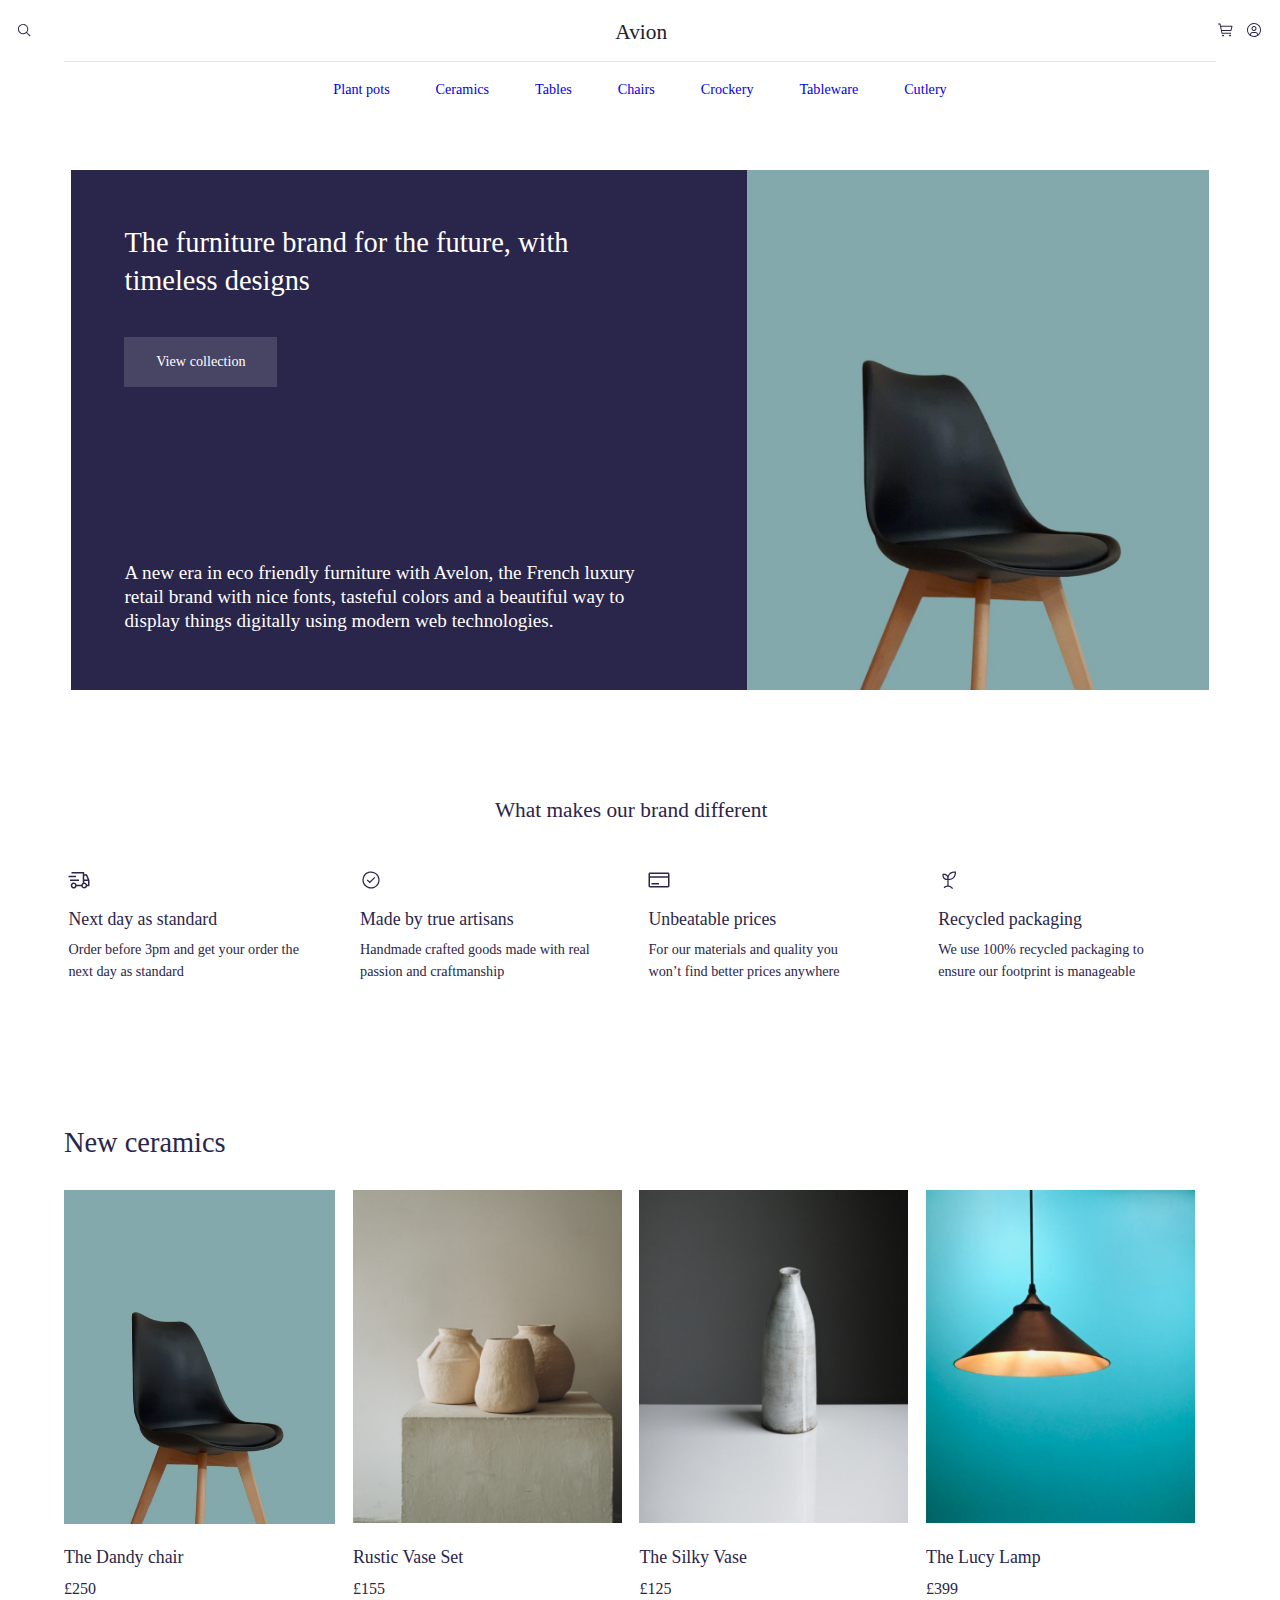
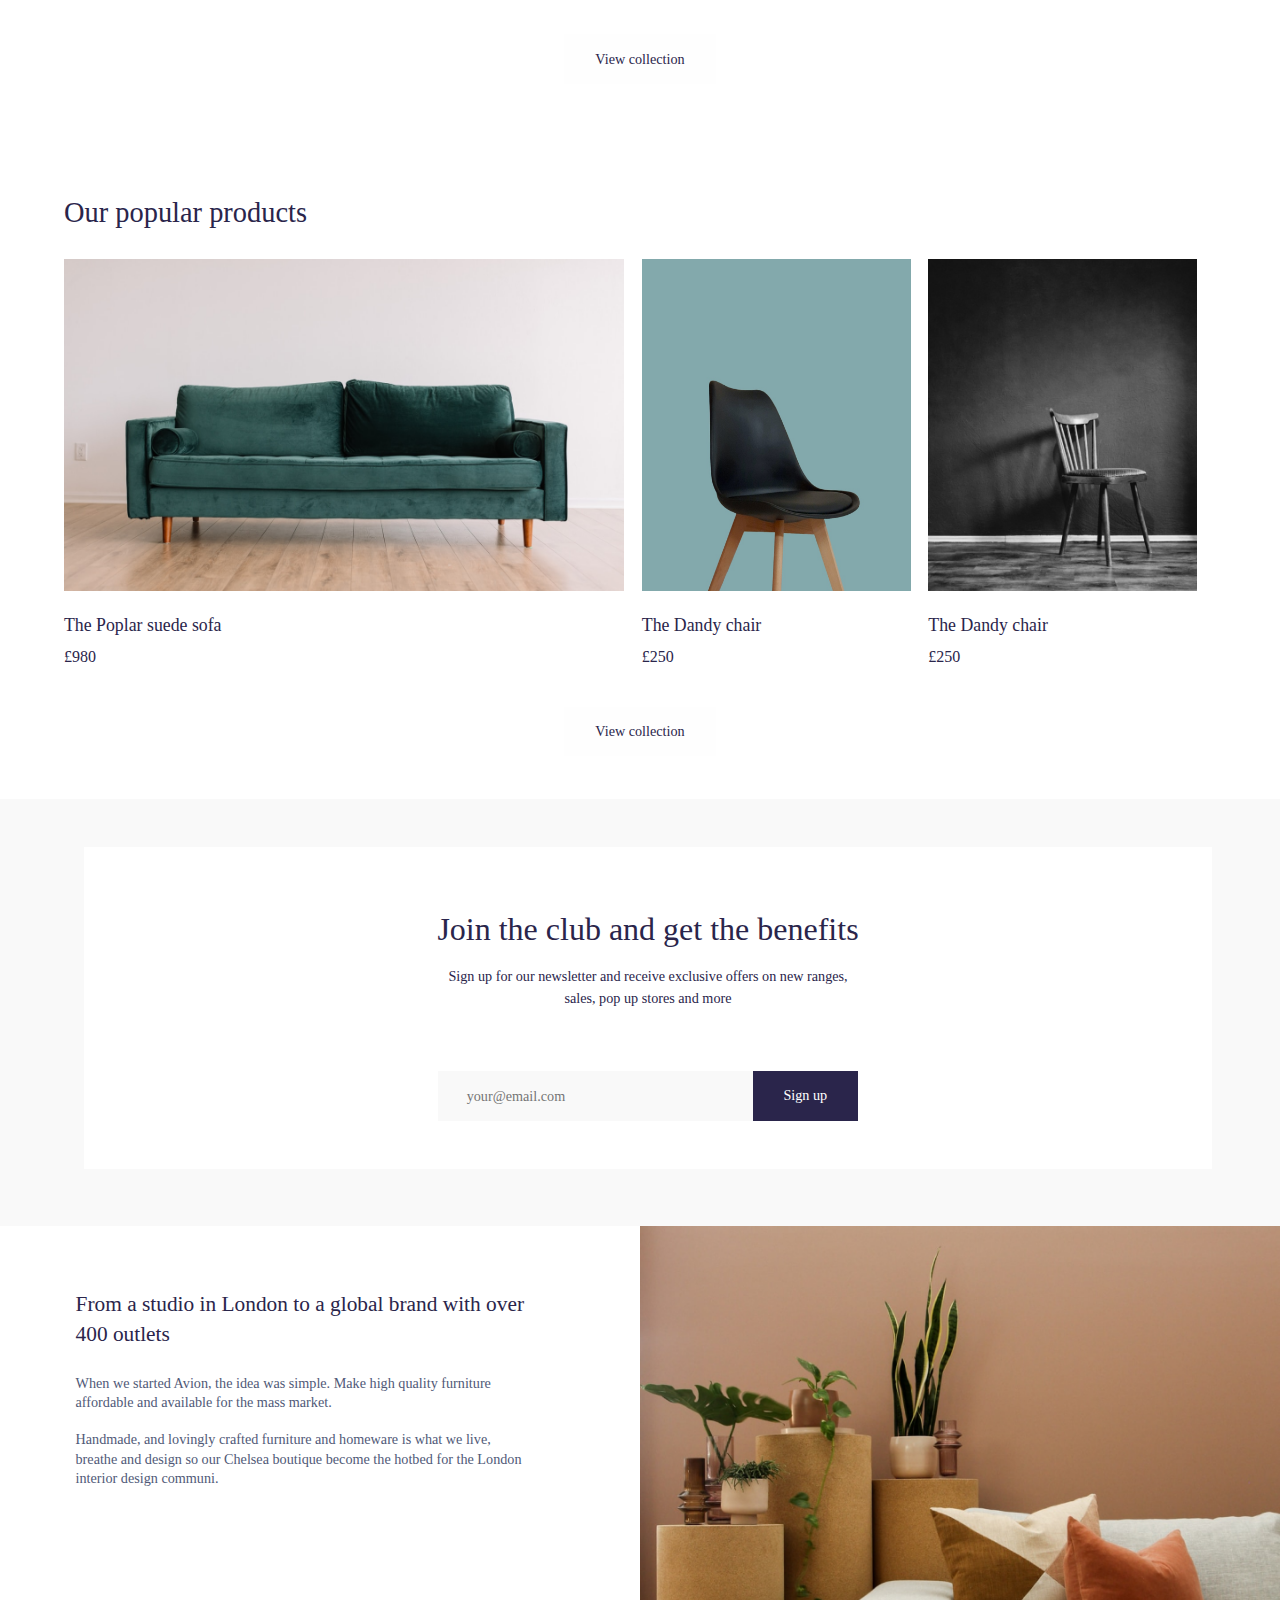
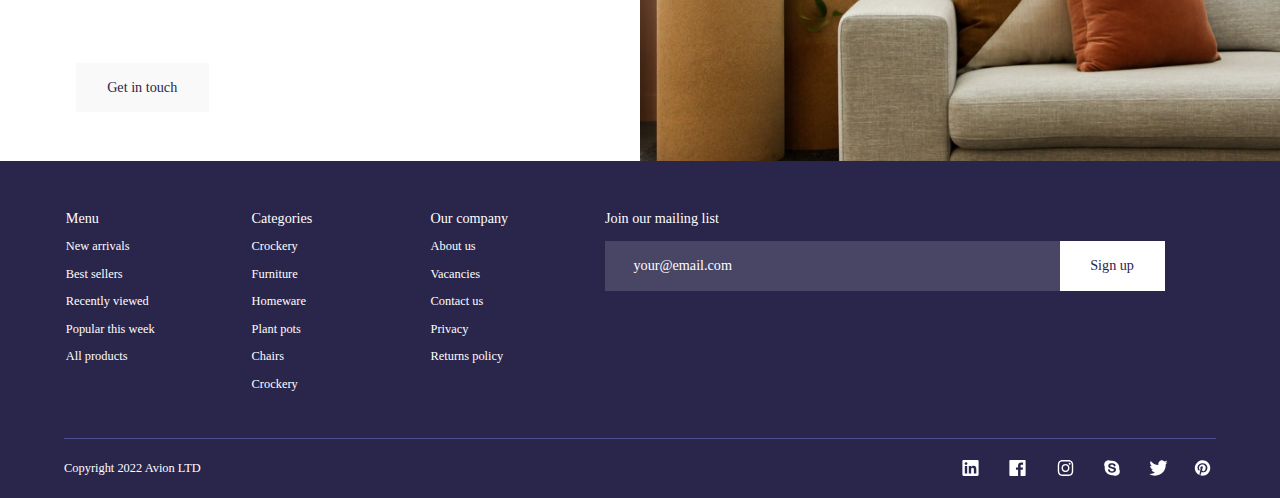
<file: index.html>
<!DOCTYPE html>
<html lang="en">
<head>
    <meta charset="UTF-8">
    <meta name="viewport" content="width=device-width, initial-scale=1.0">
    <link rel="stylesheet" href="./CSS/first_css/homepage.css">
    <title>Avion</title>
</head>
<body>
    <header>
        <div class="container">
        <div class="logo">
            <a href="./error.html"><img src="./ICONS/search.svg" class="search" alt="Изображение недоступно"></a>
            <h4>Avion</h4>
            <div class="buy_user">
                <a href="./error.html"><img src="./ICONS/buy.svg" class="shop" alt="Изображение недоступно"></a>
                <a href="./error.html"><img src="./ICONS/user.svg" class="user" alt="Изображение недоступно"></a>
            </div>
        </div>
        <ul class="header-list">
            <li><a href="./error.html">Plant pots</a></li>
            <li><a href="./error.html">Ceramics</a></li>
            <li><a href="./error.html">Tables</a></li>
            <li><a href="./error.html">Chairs</a></li>
            <li><a href="./error.html">Crockery</a></li>
            <li><a href="./error.html">Tableware</a></li>
            <li><a href="./error.html">Cutlery</a></li>
        </ul>
    </div>
    </header>

    <section class="collection">
        <div class="collection-items container">
            <div class="info">
                <div class="features">
                    <div class="features-h"><h2>The furniture brand for the future, with timeless designs</h2></div>
                    <button onclick="window.location.href='./error.html'">View collection</button>
                </div>
                <p>A new era in eco friendly furniture with Avelon, the French luxury retail brand
                    with nice fonts, tasteful colors and a beautiful way to display things digitally 
                    using modern web technologies.</p>
            </div>
            <img src="./IMG/RightImage.png" class="styl" alt="Изображение недоступно">
        </div>
    </section>

    <section class="difference">
        <div class="difference-items container">
            <h3>What makes our brand different</h3>
            <div class="text">
                <div class="delivery">
                    <img src="./ICONS/delivery.svg" alt="Изображение недоступно">
                    <h4>Next day as standard</h4>
                    <p>Order before 3pm and get your order the next day as standard</p>
                </div>
                <div class="checkmark">
                    <img src="./ICONS/check.svg" alt="Изображение недоступно">
                    <h4>Made by true artisans</h4>
                    <p>Handmade crafted goods made with real passion and craftmanship</p>
                </div>
                <div class="card">
                    <img src="./ICONS/card.svg" alt="Изображение недоступно">
                    <h4>Unbeatable prices</h4>
                    <p>For our materials and quality you won’t find better prices anywhere</p>
                </div>
                <div class="sprout">
                    <img src="./ICONS/sprout.svg" alt="Изображение недоступно">
                    <h4>Recycled packaging</h4>
                    <p>We use 100% recycled packaging to ensure our footprint is manageable</p>
                </div>
            </div>
            </div>
        </section>
            <section class="ceramics">
                <div class="ceramics-items container">
                    <h3>New ceramics</h3>
                    <div class="cards">
                        <div class="firstcard">
                            <a href="./page2.html"><img class=fphoto src="./IMG/RightImage.png" alt="Изображение недоступно"></a>
                            <div id="about">
                                <h4>The Dandy chair</h4>
                                <p>£250</p>
                            </div>
                        </div>
                        <div class="seccard">
                            <a href="./page2.html"><img src="./IMG/Photo.png" alt="Изображение недоступно"></a>
                            <div id="about">
                            <h4>Rustic Vase Set</h4>
                            <p>£155</p>
                        </div>
                        </div>
                       
                        <div class="thirdcard">
                            <a href="./page2.html"> <img src="./IMG/Vasa.png" alt="Изображение недоступно"></a>
                            <div id="about">
                            <h4>The Silky Vase</h4>
                            <p>£125</p>
                        </div>
                        </div>
                        <div class="fourthcard">
                            <a href="./page2.html"> <img src="./IMG//Svet.png" alt="Изображение недоступно"></a>
                            <div id="about">
                            <h4>The Lucy Lamp</h4>
                            <p>£399</p></div>
                       
                    </div>
                    </div>
                    <div class="but-container">
                        <button onclick="window.location.href='./error.html'">View collection</button>
                </div>
                </div>
            </section>

            <section class="popular">
                <div class="popular-items container">
                    <h3>Our popular products</h3>
                    <div class="cards">
                        <div class="firstcard">
                            <a href="./page2.html"><img  src="./IMG/Large.png" alt="Изображение недоступно"></a>
                            <div id="about">
                                <h4>The Poplar suede sofa</h4>
                                <p>£980</p>
                            </div>
                        </div>
                        
                        <div class="seccard">
                            <a href="./page2.html"><img class="fphoto" src="./IMG/RightImage.png" alt="Изображение недоступно"></a>
                            <div id="about">
                                <h4>The Dandy chair</h4>
                                <p>£250</p>
                        </div>
                        </div>
                        <div class="thirdcard">
                            <a href="./page2.html"><img src="./IMG/Styl.png" alt="Изображение недоступно"></a>
                            <div id="about">
                                <h4>The Dandy chair</h4>
                                <p>£250</p>
                        
                        </div>
                    </div>
                </div> 
                <div class="but-container">
                    <button onclick="window.location.href='./error.html'">View collection</button>
                </div>
                </div>
            </section>

            <section class="benefits">
                <div class="benefits-item container">
                    <div class="benefits-text">
                    <h1>Join the club and get the benefits</h1>
                    <p>Sign up for our newsletter and receive exclusive offers on new ranges, sales, pop up stores and more</p>
                </div>
                    <div class="form">
    <input class="field-benefits" type="email" name="email" id="email" required placeholder="your@email.com" />
    <button onclick="window.location.href='./error.html'"class="button-benefits" >Sign up</button>
</div>
                </div>
            </section>

            <section class="studio">
                <div class="studio-item">
                    <div class="left">
                        <div class="h">
                        <h3>From a studio in London to a global brand with
                            over 400 outlets</h3></div>
                            <p class="fline">When we started Avion, the idea was simple. Make high quality furniture affordable and available for the mass market.</p>
                            <p class="sline">Handmade, and lovingly crafted furniture and homeware is what we live, breathe and design so our Chelsea boutique become the hotbed for the London interior design communi.</p>
                            <button onclick="window.location.href='./error.html'">Get in touch</button>
                    
                    </div>
                        <img src="./IMG/Image.png"alt="Изображение недоступно">
                </div>
            </section>
            <footer>
                <div class="footer-items container">
                    <div class="footer-first">
                        <nav>
                            <div class="menu">
                                <h4>Menu</h4>
                                <ul class="list">
                                    <li><a href="./error.html">New arrivals</a></li>
                                    <li><a href="./error.html">Best sellers</a></li>
                                    <li><a href="./error.html">Recently viewed</a></li>
                                    <li><a href="./error.html">Popular this week</a></li>
                                    <li><a href="./error.html">All products</a></li>
                                </ul>
                            </div>
                            <div class="categories">
                                <h4>Categories</h4>
                                <ul class="list">
                                    <li><a href="./error.html">Crockery</a></li>
                                    <li><a href="./error.html">Furniture</a></li>
                                    <li><a href="./error.html">Homeware</a></li>
                                    <li><a href="./error.html">Plant pots</a></li>
                                    <li><a href="./error.html">Chairs</a></li>
                                    <li><a href="./error.html">Crockery</a></li>
                                </ul>
                            </div>
                            <div class="company">
                                <h4>Our company</h4>
                                <ul class="list">
                                    <li><a href="./page3.html">About us</a></li>
                                    <li><a href="./error.html">Vacancies</a></li>
                                    <li><a href="./error.html">Contact us</a></li>
                                    <li><a href="./error.html">Privacy</a></li>
                                    <li><a href="./error.html">Returns policy</a></li>
                                </ul>
                            </div>
                        </nav>
                        <div class="footer-form">
                            <h4>Join our mailing list</h4>
                            <div class="inputs">
                                <input class="field-footer" type="email" name="email" id="email" required placeholder="your@email.com" />
                               <button class="footer-button" onclick="window.location.href='./error.html'">Sign up</button>
                            </div>
                        </div>
                    </div>
                    <div class="footer-last">
                        <p>Copyright 2022 Avion LTD</p>
                        <div class="icons">
                            <a href="./error.html"><img style="padding-right: 3px;" src="./ICONS/in.svg" alt="Изображение недоступно"></a>
                            <a href="./error.html"><img style="padding-right: 3px;" src="./ICONS/facebook.svg" alt="Изображение недоступно"></a>
                            <a href="./error.html"><img src="./ICONS/inst.svg" alt="Изображение недоступно"></a>
                            <a href="./error.html"><img src="./ICONS/skype.svg" alt="Изображение недоступно"></a>
                            <a href="./error.html"><img src="./ICONS/twitter.svg" alt="Изображение недоступно"></a>
                            <a href="./error.html"><img style="padding-right: 5px;" src="./ICONS/pinterest.svg" alt="Изображение недоступно"></a>
                        </div>
                    </div>
                </div>
            </footer>
</body>
</html>
</file>
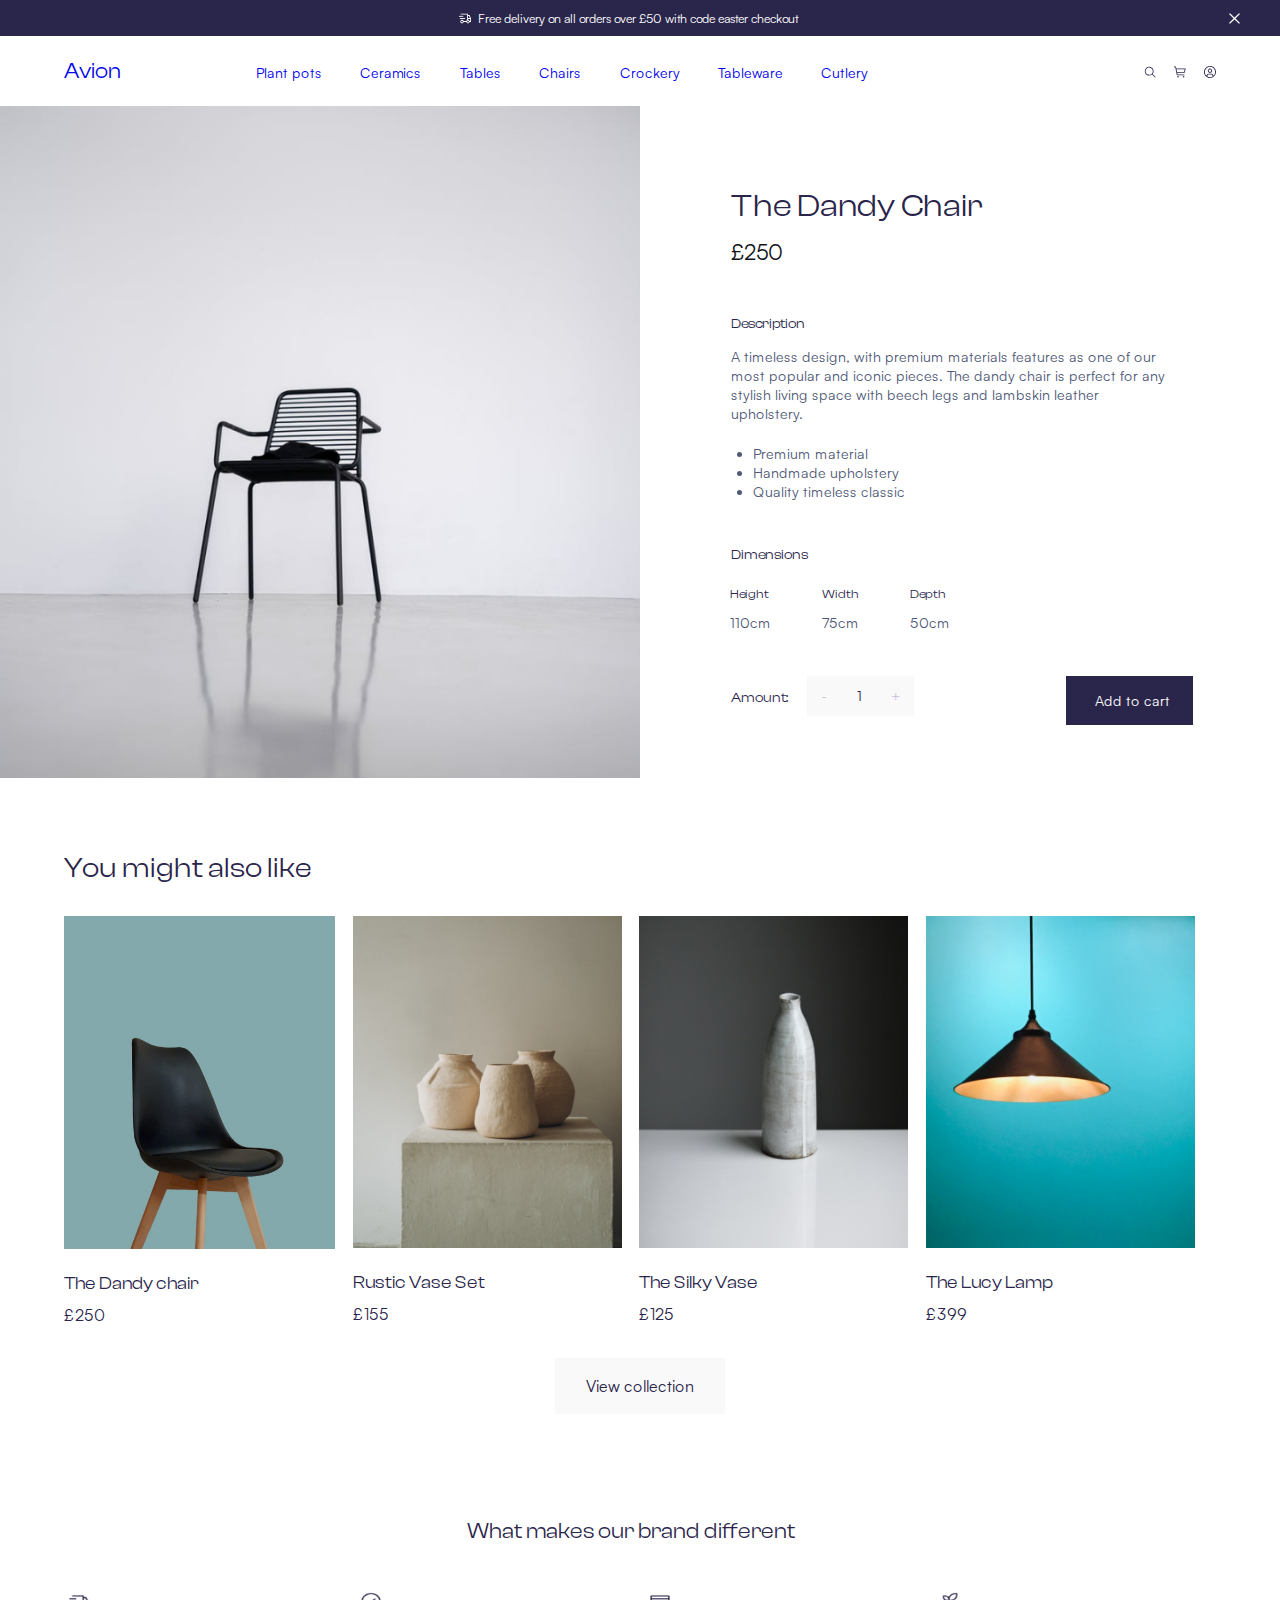
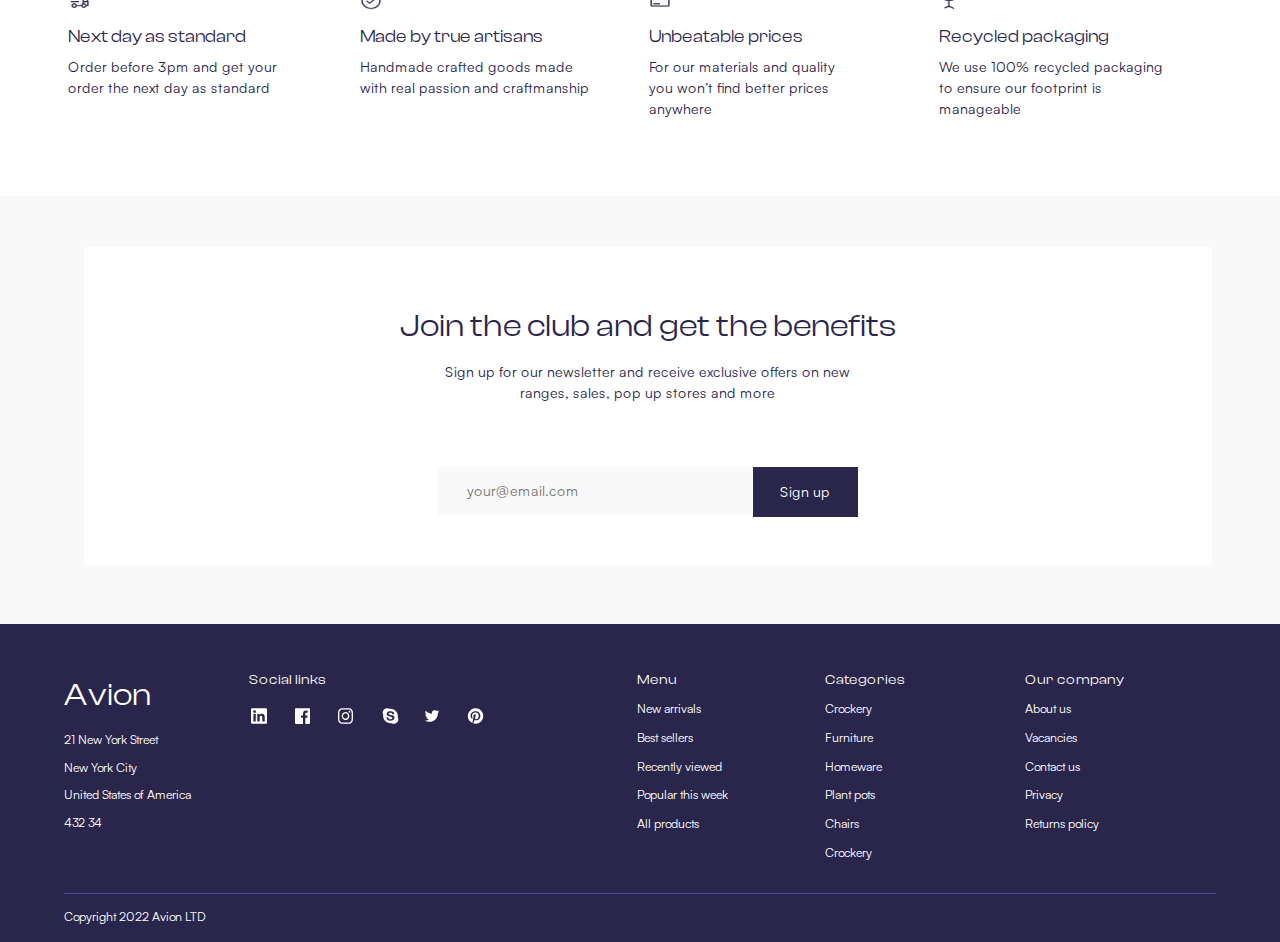
<file: page2.html>
<!DOCTYPE html>
<html lang="en">

<head>
  <meta charset="UTF-8">
  <meta name="viewport" content="width=device-width, initial-scale=1.0">
  <link rel="stylesheet" href="./CSS/second_css/page2.css">
  <title>Avion</title>
</head>

<body>
  <section class="delivery-section">
    <div class="info">
      <div class="delivery-info">
      <img class="delivery-img" src="./ICONS/delivery2.svg" alt="Изображение недоступно">
      <p>Free delivery on all orders over £50 with code easter checkout</p>
    </div>
      <img class="close" src="./ICONS/closee.svg" alt="Изображение недоступно">
    </div>
  </section>

  <header>
    <div class="container nav">
      <h4><a href="./index.html">Avion</a></h4>
      <ul class="header-list">
        
          <li><a href="./error.html">Plant pots </a></li>
       
       
          <li> <a href="./error.html">Ceramics </a></li>
       
       
          <li> <a href="./error.html">Tables  </a></li>
      
       
          <li> <a href="./error.html">Chairs  </a></li>
      
      
          <li>  <a href="./error.html">Crockery </a></li>
       
       
          <li> <a href="./error.html">Tableware</a></li>
        
       
          <li> <a href="./error.html">Cutlery</a></li>
        
      </ul>
      <div class="header-icons">
        <a href="./error.html"><img src="./ICONS/search.svg" class="search" alt="Изображение недоступно"></a>
          <a href="./error.html"><img src="./ICONS/buy.svg" class="shop" alt="Изображение недоступно"></a>
            <a href="./error.html"><img src="./ICONS/user.svg" class="user" alt="Изображение недоступно"></a>
      </div>
    </div>
  </header>

  <section class="tovar">
    <div class="tovar-items">
      <div class="left">
        <img src="./IMG/ImageLeft.png" alt="Изображение недоступно">
      </div>
      <div class="right">
        <div class="main">
          <h1>The Dandy Chair</h1>
          <p class="price">£250</p>
        </div>
        <div class="description">
          <h3>Description</h3>
          <p>A timeless design, with premium materials features as one of our most popular and iconic pieces.
            The dandy chair is perfect for any stylish living space with beech legs and lambskin leather upholstery.</p>
          <ul>
            <li>Premium material</li>
            <li>Handmade upholstery</li>
            <li>Quality timeless classic</li>
          </ul>
        </div>
        <div class="dimensions">
          <h3>Dimensions</h3>
          <table>
            <tr>
              <th>Height</th>
              <th>Width</th>
              <th>Depth</th>
            </tr>
            <tr>
              <td>110cm</td>
              <td>75cm</td>
              <td>50cm</td>
            </tr>
          </table>
        </div>
        <div class="amount">
          <div class="full-counter">
            <h3>Amount:</h3>
            <div class="counter">
              <button class="button" id="decrease">-</button>
              <span class="number" id="count">1</span>
              <button class="button" id="increase">+</button>
            </div>
          </div>
         <button class="add" onclick="window.location.href='./error.html'">Add to cart</button>
        </div>
      </div>
    </div>
  </section>

  <section class="ceramics">
    <div class="ceramics-items container">
      <h3>You might also like</h3>
      <div class="cards">
        <div class="firstcard">
          <a href="./page2.html"><img class=fphoto src="./IMG/RightImage.png" alt="Изображение недоступно"></a>
          <div id="about">
            <h4>The Dandy chair</h4>
            <p>£250</p>
          </div>
        </div>
        <div class="seccard">
          <a href="./page2.html"><img src="./IMG/Photo.png" alt="Изображение недоступно"></a>
          <div id="about">
            <h4>Rustic Vase Set</h4>
            <p>£155</p>
          </div>
        </div>
        <div class="thirdcard">
          <a href="./page2.html"> <img src="./IMG/Vasa.png" alt="Изображение недоступно"></a>
          <div id="about">
            <h4>The Silky Vase</h4>
            <p>£125</p>
          </div>
        </div>
        <div class="fourthcard">
          <a href="./page2.html"> <img src="./IMG//Svet.png" alt="Изображение недоступно"></a>
          <div id="about">
            <h4>The Lucy Lamp</h4>
            <p>£399</p>
          </div>
        </div>
      </div>
      <div class="but-container">
        <button onclick="window.location.href='./error.html'">View collection</button>
</div>
    </div>
  </section>

  <section class="difference">
    <div class="difference-items container">
      <h3>What makes our brand different</h3>
      <div class="text">
        <div class="delivery">
          <img src="./ICONS/Delivery.png" alt="Изображение недоступно">
          <h4>Next day as standard</h4>
          <p>Order before 3pm and get your order the next day as standard</p>
        </div>
        <div class="checkmark">
          <img src="./ICONS/Checkmark2.png" alt="Изображение недоступно">
          <h4>Made by true artisans</h4>
          <p>Handmade crafted goods made with real passion and craftmanship</p>
        </div>
        <div class="card">
          <img src="./ICONS/Purchase.png" alt="Изображение недоступно">
          <h4>Unbeatable prices</h4>
          <p>For our materials and quality you won’t find better prices anywhere</p>
        </div>
        <div class="sprout">
          <img src="./ICONS/Sprout.png" alt="Изображение недоступно">
          <h4>Recycled packaging</h4>
          <p>We use 100% recycled packaging to ensure our footprint is manageable</p>
        </div>
      </div>
    </div>
  </section>

  <section class="benefits">
    <div class="benefits-item container">
      <div class="benefits-text">
        <h1>Join the club and get the benefits</h1>
        <p>Sign up for our newsletter and receive exclusive offers on new ranges, sales, pop up stores and more</p>
      </div>
      <div class="form">
        <input class="field-benefits" type="email" name="email" id="email" required placeholder="your@email.com" />
        <button onclick="window.location.href='./error.html'"class="button-benefits" >Sign up</button>
      </div>
    </div>
  </section>
  <footer>
    <div class="footer-items container">
        <div class="start">
            <div class="first">
                <div class="location">
                    <h1>Avion</h1>
                    <div class="tips">
                    <p>21 New York Street</p>
                    <p>New York City</p>
                    <p>United States of America</p>
                    <p>432 34</p>
                  </div>
                </div>
            </div>
            <div class="second">
                <h4>Social links</h4>
                <div class="icons">
                    <a href="./error.html"><img style="padding-right: 6px;" src="./ICONS/in.svg"  alt="Изображение недоступно"></a>
                      <a href="./error.html"><img style="padding-right: 6px;" src="./ICONS/facebook.svg"  alt="Изображение недоступно"></a>
                        <a href="./error.html"><img style="padding-right: 6px;" src="./ICONS/inst.svg"  alt="Изображение недоступно"></a>
                          <a href="./error.html"><img style="padding-right: 3px;" src="./ICONS/skype.svg" alt="Изображение недоступно"></a>
                            <a href="./error.html"><img style="padding-right: 6px;" src="./ICONS/twitter.svg" alt="Изображение недоступно"></a>
                              <a href="./error.html"><img style="padding-right: 5px;" src="./ICONS/pinterest.svg" alt="Изображение недоступно"></a>
                </div>
            </div>
            <nav>
                <div class="menu">
                    <h4>Menu</h4>
                    <ul class="list">
                        <li><a href="./error.html">New arrivals</a></li>
                        <li><a href="./error.html">Best sellers</a></li>
                        <li><a href="./error.html">Recently viewed</a></li>
                        <li><a href="./error.html">Popular this week</a></li>
                        <li><a href="./error.html">All products</a></li>
                    </ul>
                </div>
                <div class="categories">
                    <h4>Categories</h4>
                    <ul class="list">
                        <li><a href="./error.html">Crockery</a></li>
                        <li><a href="./error.html">Furniture</a></li>
                        <li><a href="./error.html">Homeware</a></li>
                        <li><a href="./error.html">Plant pots</a></li>
                        <li><a href="./error.html">Chairs</a></li>
                        <li><a href="./error.html">Crockery</a></li>
                    </ul>
                </div>
                <div class="company">
                    <h4>Our company</h4>
                    <ul class="list">
                        <li><a href="./page3.html">About us</a></li>
                        <li><a href="./error.html">Vacancies</a></li>
                        <li><a href="./error.html">Contact us</a></li>
                        <li><a href="./error.html">Privacy</a></li>
                        <li><a href="./error.html">Returns policy</a></li>
                    </ul>
                </div>
            </nav>
        </div>
        <div class="footer-last">
            <p>Copyright 2022 Avion LTD</p>
        </div> 
    </div>
</footer>
  <script src="./JS/Avion.js"></script>
</body>
</html>
</file>
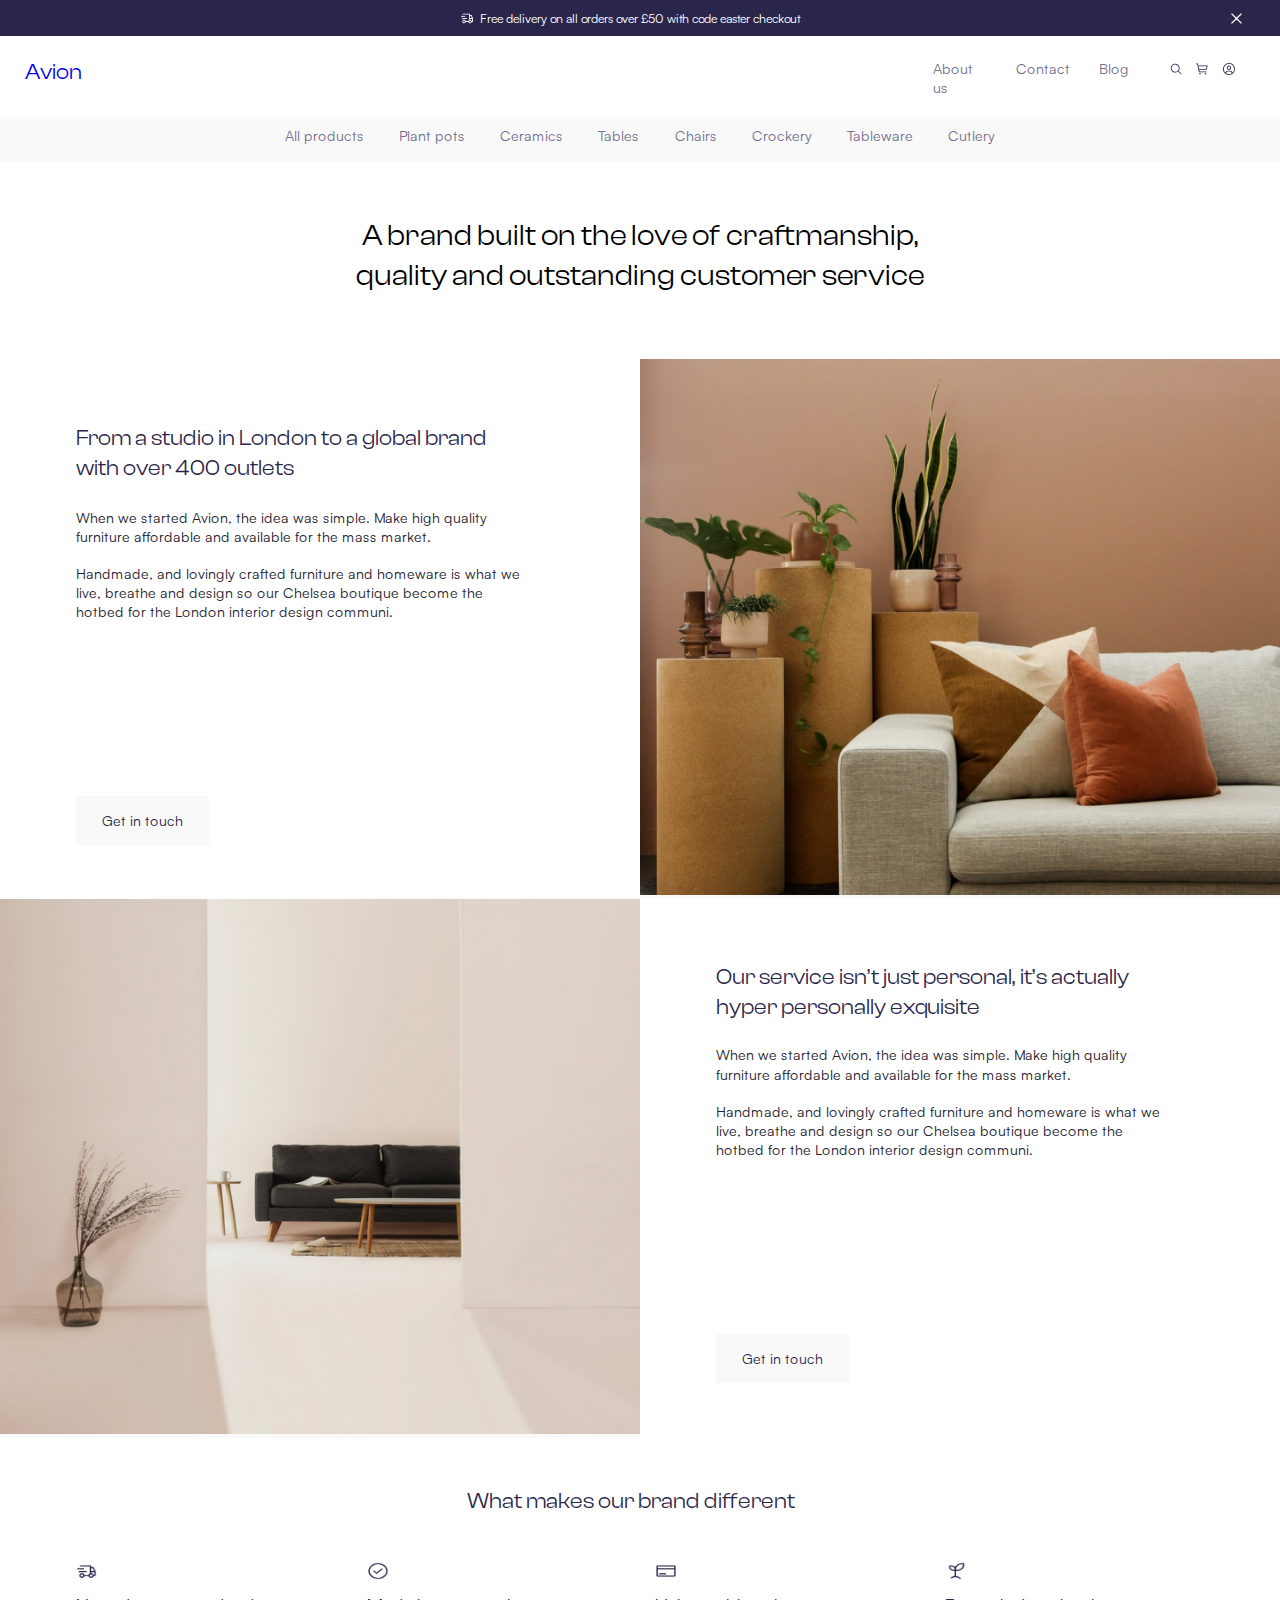
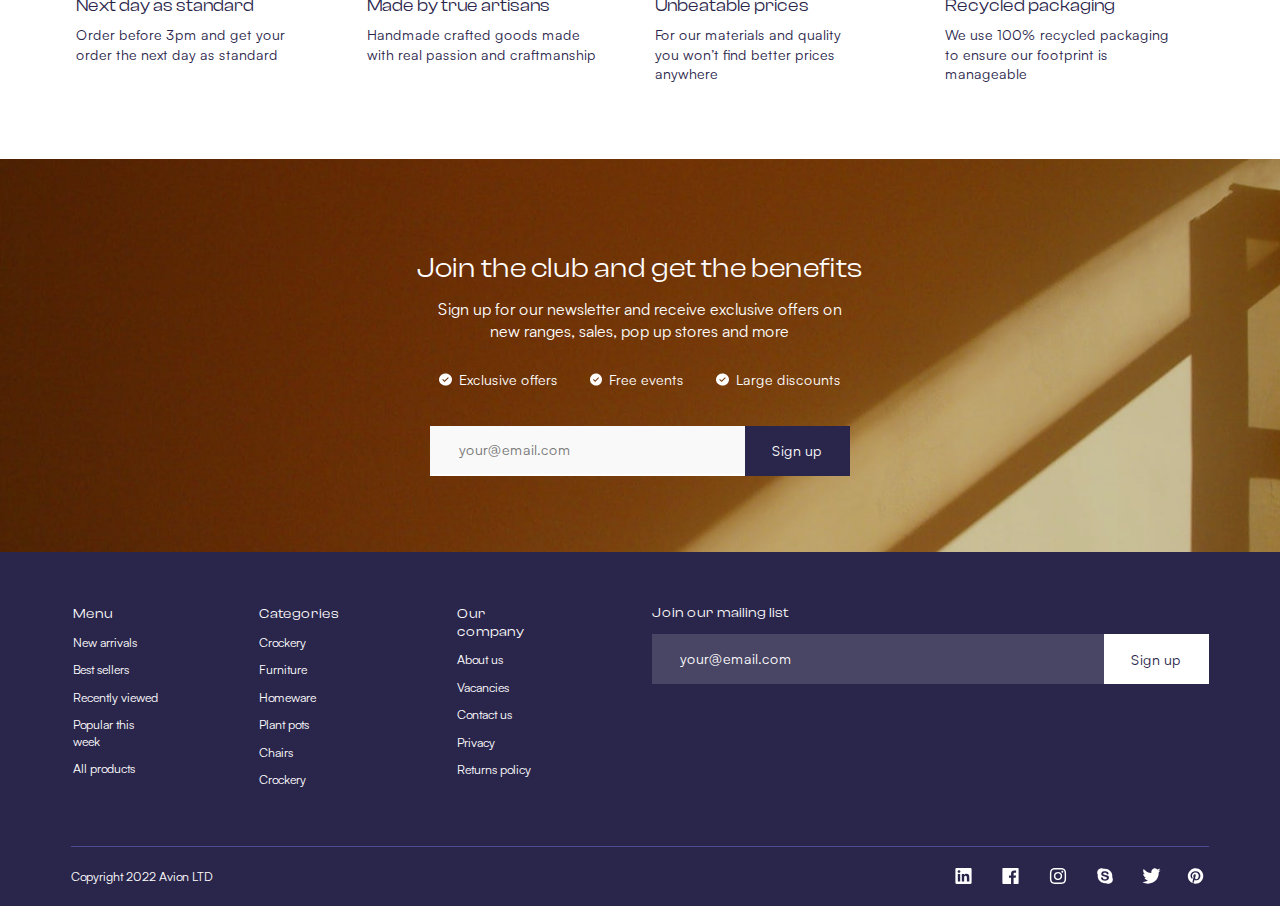
<file: page3.html>
<!DOCTYPE html>
<html lang="en">
<head>
    <meta charset="UTF-8">
    <meta name="viewport" content="width=device-width, initial-scale=1.0">
    <link rel="stylesheet" href="./CSS/third_css/page3.css">
    <title>Avion</title>
</head>
<body>
    <section class="delivery-section">
        <div class="info">
          <div class="delivery-info">
          <img class="delivery-img" src="./ICONS/delivery2.svg" alt="Изображение недоступно">
          <p>Free delivery on all orders over £50 with code easter checkout</p>
        </div>
          <img class="close" src="./ICONS/closee.svg" alt="Изображение недоступно">
        </div>
      </section>  

      <header>
        <div class="nav">
           <h4><a href="./index.html">Avion</a></h4>
            <ul class="header-list">
                <li><a href="./error.html">About us</a></li>
                <li><a href="./error.html">Contact</a></li>
                <li><a href="./error.html">Blog</a></li>
            </ul>
            <div class="header-icons">
                <img src="./ICONS/search.svg" class="search" alt="Изображение недоступно">
                <img src="./ICONS/buy.svg" class="shop" alt="Изображение недоступно" >
                <img src="./ICONS/user.svg" class="user" alt="Изображение недоступно">
            </div>
        </div>
    </header>

    <nav >
        <div class="nav-menu">
        <ul class="nav-list">
           
                <li> <a href="./error.html">All products </a></li>
             
          
              <li>  <a href="./error.html"> Plant pots</a></li>
            
           
              <li> <a href="./error.html">Ceramics</a></li>
            
          
              <li> <a href="./error.html">Tables  </a></li>
          
           
              <li> <a href="./error.html">Chairs</a></li>
            
           
              <li> <a href="./error.html">Crockery   </a></li>
         
            
              <li><a href="./error.html">Tableware</a></li>
           
              <li> <a href="./error.html">Cutlery </a></li>
           
          </ul>
        </div>
    </nav>
    <section class="message">
        <div class="message-item container">
            <h1>A brand built on the love of craftmanship,<br>
                quality and outstanding customer service</h1>
        </div>
    </section>

    <section class="studio studio-first">
        <div class="studio-item">
            <div class="left">
                <h3>From a studio in London to a global brand with
                    over 400 outlets</h3>
                    <p class="fline">When we started Avion, the idea was simple. Make high quality furniture affordable and available for the mass market.</p>
                    <p class="sline">Handmade, and lovingly crafted furniture and homeware is what we live, breathe and design so our Chelsea boutique become the hotbed for the London interior design communi.</p>
                    <button onclick="window.location.href='./error.html'">Get in touch</button>
            </div>
            <div class="right">
                <img src="./IMG/Image.png" alt="Изображение недоступно">
            </div>
        </div>
    </section>

    <section class="studio">
        <div class="studio-item">
            <div class="right">
                <img src="./IMG/Image3.png" alt="Изображение недоступно">
            </div>
            <div class="left">
                <h3>Our service isn’t just personal, it’s actually
                    hyper personally exquisite</h3>
                    <p class="fline2">When we started Avion, the idea was simple. Make high quality furniture affordable and available for the mass market.</p>
                    <p class="sline">Handmade, and lovingly crafted furniture and homeware is what we live, breathe and design so our Chelsea boutique become the hotbed for the London interior design communi.</p>
                    <button onclick="window.location.href='./error.html'">Get in touch</button>
            </div>
        </div>
    </section>
    <section class="difference">
      <div class="difference-items container">
          <h3>What makes our brand different</h3>
          <div class="text">
              <div class="delivery">
                  <img src="./ICONS/Delivery.png" alt="Изображение недоступно">
                  <h4>Next day as standard</h4>
                  <p>Order before 3pm and get your order the next day as standard</p>
              </div>
              <div class="checkmark">
                  <img src="./ICONS/Checkmark2.png" alt="Изображение недоступно">
                  <h4>Made by true artisans</h4>
                  <p>Handmade crafted goods made with real passion and craftmanship</p>
              </div>
              <div class="card">
                  <img src="./ICONS/Purchase.png" alt="Изображение недоступно">
                  <h4>Unbeatable prices</h4>
                  <p>For our materials and quality you won’t find better prices anywhere</p>
              </div>
              <div class="sprout">
                  <img src="./ICONS/Sprout.png" alt="Изображение недоступно">
                  <h4>Recycled packaging</h4>
                  <p>We use 100% recycled packaging to ensure our footprint is manageable</p>
              </div>
          </div>
      </div>
      </section>

      <section class="benefits">
        <div class="benefits-item container">
            <div class="benefits-text">
            <h1>Join the club and get the benefits</h1>
            <p>Sign up for our newsletter and receive exclusive offers on<br> new ranges, sales, pop up stores and more</p>
        </div>
        <div class="benefits-plus">
          <div class="plus-1">
            <img src="./ICONS/checkmark.svg" alt="Изображение недоступно">
            <p>Exclusive offers</p>
          </div>
          <div class="plus-2">
            <img src="./ICONS/checkmark.svg" alt="Изображение недоступно">
            <p>Free events</p>
          </div>
          <div class="plus-3">
            <img src="./ICONS/checkmark.svg" alt="Изображение недоступно">
            <p>Large discounts</p>
          </div>
        </div>
            <div class="form">
                <input class="field-benefits" type="email" name="email" id="email" required placeholder="your@email.com" >
                <button onclick="window.location.href='./error.html'"class="button-benefits" >Sign up</button>
              </div>
        </div>
    </section>

    <footer>
      <div class="footer-items container">
          <div class="footer-first">
              <nav class="footer-nav">
                  <div class="menu">
                      <h4>Menu</h4>
                      <ul class="list">
                          <li><a href="./error.html">New arrivals</a></li>
                          <li><a href="./error.html">Best sellers</a></li>
                          <li><a href="./error.html">Recently viewed</a></li>
                          <li><a href="./error.html">Popular this week</a></li>
                          <li><a href="./error.html">All products</a></li>
                      </ul>
                  </div>
                  <div class="categories">
                      <h4>Categories</h4>
                      <ul class="list">
                          <li><a href="./error.html">Crockery</a></li>
                          <li><a href="./error.html">Furniture</a></li>
                          <li><a href="./error.html">Homeware</a></li>
                          <li><a href="./error.html">Plant pots</a></li>
                          <li><a href="./error.html">Chairs</a></li>
                          <li><a href="./error.html">Crockery</a></li>
                      </ul>
                  </div>
                  <div class="company">
                      <h4>Our company</h4>
                      <ul class="list">
                          <li><a href="./error.html">About us</a></li>
                          <li><a href="./error.html">Vacancies</a></li>
                          <li><a href="./error.html">Contact us</a></li>
                          <li><a href="./error.html">Privacy</a></li>
                          <li><a href="./error.html">Returns policy</a></li>
                      </ul>
                  </div>
              </nav>
              <div class="footer-form">
                  <h4>Join our mailing list</h4>
                  <div class="inputs">
                      <input class="field-footer" type="email" name="email" id="email" required placeholder="your@email.com" >
                      <button class="footer-button" onclick="window.location.href='./error.html'">Sign up</button>
                  </div>
              </div>
          </div>
          <div class="footer-last">
              <p>Copyright 2022 Avion LTD</p>
              <div class="icons">
                 <a href="./error.html"><img style="padding-right: 3px;" src="./ICONS/in.svg" alt="Изображение недоступно"></a>
                    <a href="./error.html"><img style="padding-right: 3px;" src="./ICONS/facebook.svg" alt="Изображение недоступно"></a>
                        <a href="./error.html"><img src="./ICONS/inst.svg" alt="Изображение недоступно"></a>
                            <a href="./error.html"><img src="./ICONS/skype.svg" alt="Изображение недоступно"></a>
                                <a href="./error.html"><img src="./ICONS/twitter.svg" alt="Изображение недоступно"></a>
                                    <a href="./error.html"><img style="padding-right: 5px;" src="./ICONS/pinterest.svg" alt="Изображение недоступно"></a>
              </div>
          </div>
      </div>
  </footer>
</body>
</html>
</file>
<file: CSS/first_css/homepage.css>
* {
  margin: 0;
  padding: 0;
  box-sizing: border-box;
}

.container {
  max-width: 1280px;
  margin: 0 auto;
}

.logo {
  display: flex;
  flex-direction: row;
  justify-content: space-between;
  height: 70px;
  border-bottom: 1px solid rgba(0, 0, 0, 0.1);
  padding-right: 2px;
}
.ceramics-items .cards{
  margin-top: 0px;
}
.logo h4 {
  font-size: 24px;
  font-weight: 400;
  line-height: 29.52px;
  text-align: center;
  padding-top: 20px;
  color: #22202E;
  font-family: "Clash Display";
}
.logo .search {
  width: 16px;
  height: 16px;
  margin: 26px -53px 90px;
}
.logo .buy_user {
  display: flex;
  justify-content: space-between;
  width: 48px;
  margin-right: -53px;
}
.logo .buy_user .shop,
.logo .buy_user .user {
  width: 16px;
  height: 16px;
  margin: 26px 0 90px;
}

.header-list {
  display: flex;
  flex-direction: row;
  justify-content: space-between;
  align-items: center;
  margin: 20px 303px;
}
.header-list li {
  list-style: none;
  color: #726E8D;
  font-family: "Satoshi";
  font-size: 16px;
  font-weight: 400;
  line-height: 21.6px;
  text-align: left;
}

a {
  text-decoration: none;
}
a:hover{
  
  text-shadow: #60b6a3 1px 0px 10px;
}
a:active{
  color:#60b6a3 ;
}
.info {
  width: 760px;
  height: 584px;
  background-color: #2A254B;
}

.collection-items {
  display: flex;
  flex-direction: row;
  margin-top: 80px;
  justify-content: center;
  margin-bottom: 60px;
}
.collection-items img {
  width: 520px;
  height: 584px;
}

.features {
  margin-top: 60px;
  margin-left: 60px;
  margin-right: 187px;
}
.features h2 {
  font-family: "Clash Display";
  font-size: 32px;
  font-weight: 400;
  line-height: 44.8px;
  text-align: left;
  color: white;
}

button {
  width: 170px;
  height: 56px;
  font-family: "Satoshi";
  font-size: 16px;
  font-weight: 400;
  line-height: 24px;
  color: white;
  background-color: rgba(249, 249, 249, 0.15);
  border: none;
  margin-top: 41px;
}

.info p {
  color: white;
  font-family: "Satoshi";
  font-size: 18px;
  font-weight: 400;
  line-height: 27px;
  margin-top: 196px;
  margin-left: 60px;
  margin-right: 98px;
  margin-bottom: 60px;
}

.difference-items {
  display: flex;
  flex-direction: column;
  margin-bottom: 86px;
}
.difference-items h3 {
  font-family: "Clash Display";
  font-size: 24px;
  font-weight: 400;
  line-height: 33.6px;
  color: #2A254B;
  margin-top: 60px;
  margin-bottom: 51px;
  text-align: center;
  margin-right: 20px;
}

h4 {
  font-family: "Clash Display";
  font-size: 20px;
  font-weight: 400;
  line-height: 28px;
  text-align: left;
  color: #2A254B;
}

.text {
  display: flex;
  flex-direction: row;
}
.text p {
  font-family: "Satoshi";
  font-size: 16px;
  font-weight: 400;
  line-height: 24px;
  text-align: left;
  color: #2A254B;
  padding-top: 10px;
}
.text img {
  padding-bottom: 16px;
}

.delivery {
  margin-left: 5px;
  width: 270px;
}

.checkmark {
  margin-left: 58px;
  width: 266px;
}

.card {
  margin-left: 58px;
  width: 235px;
}

.sprout {
  margin-left: 91px;
  width: 265px;
}

.fphoto {
  width: 305px;
  height: 375px;
}

.ceramics-items {
  margin-top: 162px;
}
.ceramics-items h3 {
  font-family: "Clash Display";
  font-size: 32px;
  font-weight: 400;
  line-height: 39.36px;
  color: #2A254B;
  margin-bottom: 33px;
  text-align: left;
}
.ceramics-items p {
  font-family: "Satoshi";
  font-size: 18px;
  font-weight: 400;
  line-height: 27px;
  text-align: left;
  color: #2A254B;
}
.ceramics-items button {
  background-color: rgba(249, 249, 249, 0.15);
  color: #2A254B;
  margin-top: 35px;
  margin-bottom: 56px;
}

.cards {
  display: flex;
  gap: 20px;
  flex-direction: row;
}

#about {
  padding-top: 20px;
}
#about p {
  padding-top: 8px;
}

.but-container {
  display: flex;
  justify-content: center;
}

.popular-items {
  display: flex;
  flex-direction: column;
  flex-wrap: wrap;
  margin-top: 70px;
}
.popular-items h3 {
  font-family: "Clash Display";
  font-size: 32px;
  font-weight: 400;
  line-height: 39.36px;
  color: #2A254B;
  margin-bottom: 33px;
  text-align: left;
}
.popular-items p {
  font-family: "Satoshi";
  font-size: 18px;
  font-weight: 400;
  line-height: 27px;
  text-align: left;
  color: #2A254B;
}
.popular-items button {
  background-color: rgba(249, 249, 249, 0.15);
  color: #2A254B;
  margin-top: 42px;
  margin-bottom: 48px;
}

.cards {
  margin-top: -5px;
}

.benefits {
  background-color: #F9F9F9;
  height: 481px;
  display: flex;
  justify-content: center;
  align-items: center;
}
.benefits h1 {
  font-family: "Clash Display";
  font-size: 36px;
  font-weight: 400;
  line-height: 50.4px;
  text-align: center;
  color: #2A254B;
}
.benefits .benefits-item {
  background-color: white;
  display: flex;
  flex-direction: column;
  width: calc(100% - 170px);
  margin-left: 94px;
  gap: 71px;
  margin-top: -10px;
}
.benefits .benefits-text {
  display: flex;
  flex-direction: column;
  align-items: center;
  justify-content: center;
  gap: 16px;
  margin-top: 68px;
}
.benefits .benefits-text p {
  font-family: "Satoshi";
  font-size: 16px;
  font-weight: 400;
  line-height: 24px;
  text-align: center;
  color: #2A254B;
  width: 470px;
}
.benefits .form {
  margin-bottom: 54px;
  display: flex;
  flex-direction: row;
  align-items: center;
  justify-content: center;
}
.benefits .form ::-moz-placeholder {
  font-family: "Satoshi";
  font-size: 16px;
  font-weight: 400;
  line-height: 21.6px;
  text-align: left;
  background-color: rgba(249, 249, 249, 0.15);
  padding-top: 17px;
  padding-bottom: 17px;
  padding-left: 32px;
}
.benefits .form ::placeholder {
  font-family: "Satoshi";
  font-size: 16px;
  font-weight: 400;
  line-height: 21.6px;
  text-align: left;
  background-color: rgba(249, 249, 249, 0.15);
  padding-top: 17px;
  padding-bottom: 17px;
  padding-left: 32px;
}
.benefits .field-benefits {
  width: 354px;
  height: 56px;
  border: none;
}
.benefits .button-benefits {
  width: 118px;
  height: 56px;
  background-color: #2A254B;
  color: white;
  font-family: "Satoshi";
  font-size: 16px;
  font-weight: 400;
  line-height: 24px;
  text-align: center;
  border: none;
  margin-top: 0;
}

.studio-item {
  background-color: #F9F9F9;
  display: flex;
  flex-direction: row;
}
.studio-item .left {
  background-color: white;
  padding-left: 85px;
  padding-right: 122px;
  padding-top: 45px;
}
.studio-item .left h3 {
  font-family: "Clash Display";
  font-size: 24px;
  font-weight: 400;
  line-height: 33.6px;
  text-align: left;
  padding-top: 28px;
  color: #2A254B;
  width: 514px;
}
.studio-item .left p {
  font-family: "Satoshi";
  font-size: 16px;
  font-weight: 400;
  line-height: 21.6px;
  text-align: left;
  color: #505977;
}
.studio-item .left .fline {
  padding-top: 27px;
}
.studio-item .left .sline {
  padding-top: 20px;
}
.studio-item .left button {
  background-color: #F9F9F9;
  width: 150px;
  color: #2A254B;
  margin-top: 196px;
  margin-bottom: 54px;
}

footer {
  background-color: #2A254B;
}
footer a {
  color: white;
}
footer h4 {
  font-family: "Clash Display";
  font-size: 16px;
  font-weight: 400;
  line-height: 19.68px;
  text-align: left;
  color: white;
  padding-bottom: 12px;
}
footer li {
  font-family: "Satoshi";
  font-size: 14px;
  font-weight: 400;
  line-height: 18.9px;
  text-align: left;
  list-style: none;
  color: white;
  padding-bottom: 12px;
}

nav {
  display: flex;
  padding-top: 55px;
  padding-left: 2px;
}

.menu {
  padding-bottom: 65px;
}

.categories {
  padding-left: 109px;
}

.company {
  padding-left: 133px;
}

.footer-first {
  display: flex;
  flex-direction: row;
  border-bottom: 1px solid #4E4D93;
}

.footer-form {
  display: flex;
  flex-direction: column;
  padding-left: 109px;
  padding-top: 60px;
}
.footer-form h4 {
  margin-top: -3px;
}

.field-footer {
  width: 509px;
  height: 56px;
  background-color: rgba(255, 255, 255, 0.15);
  border: none;
}
.field-footer ::-moz-placeholder {
  color: white;
  font-family: "Satoshi";
  font-size: 16px;
  font-weight: 400;
  line-height: 21.6px;
  text-align: left;
  padding-top: 17px;
  padding-bottom: 17px;
  padding-left: 32px;
}
.field-footer::placeholder {
  color: white;
  font-family: "Satoshi";
  font-size: 16px;
  font-weight: 400;
  line-height: 21.6px;
  text-align: left;
  padding-top: 17px;
  padding-bottom: 17px;
  padding-left: 32px;
}

.inputs {
  display: flex;
  flex-direction: row;
  margin-top: 3px;
}

.inputs .footer-button {
  width: 118px;
  height: 56px;
  background-color: white;
  color: #2A254B;
  font-family: "Satoshi";
  font-size: 16px;
  font-weight: 400;
  line-height: 24px;
  text-align: center;
  border: none;
  margin-top: 0px;
}

.footer-last {
  display: flex;
  flex-direction: row;
  justify-content: space-between;
  padding-top: 28px;
  padding-bottom: 20px;
}
.footer-last p {
  font-family: "Satoshi";
  font-size: 14px;
  font-weight: 400;
  line-height: 18.9px;
  text-align: left;
  color: white;
}
button:hover{
  border: 2px solid #4E4D93;
}
.footer-button:hover{
  border: 2px solid #4E4D93;
}
.button-benefits:hover{
  border: 2px solid #4E4D93;
}
button:active{
  background-color:  #4E4D93;
}
.footer-button:active{
  background-color:  #4E4D93;
}
.button-benefits:active{
 background-color:  #4E4D93;
}
.benefits .field-benefits {
  width: 354px;
  height: 56px;
  border: none;
  background-color: #F9F9F9;
}
.icons {
  display: flex;
  flex-direction: row;
  gap: 28px;
}
.cards .firstcard,
.cards .seccard,
.cards .thirdcard,
.cards .fourthcard {
  transition: 1s;
}
.cards .firstcard:hover,
.cards .seccard:hover,
.cards .thirdcard:hover,
.cards .fourthcard:hover {
  transform: scale(1.2);
  box-shadow: #2A254B 1px 0px 10px;
}

@media screen and (max-width:1439px){
  .container {
    max-width: 90vw;
    margin: 0 auto;
  }
  
  .logo {
    display: flex;
    flex-direction: row;
    justify-content: space-between;
    height: 4.86vw;
    border-bottom: 1px solid rgba(0, 0, 0, 0.1);
  }
  
  .logo h4 {
    font-size: 1.67vw;
    font-weight: 400;
    line-height: 2.04vw;
    text-align: center;
    padding-top: 1.46vw;
    color: #22202E;
    font-family: "Clash Display";
    padding-left: 0vw;
  }
  
  .logo .search {
    width: 1.11vw;
    height: 1.11vw;
    margin: 1.78vw -3.68vw 5.56vw;
  }
  
  .logo .buy_user {
    display: flex;
    justify-content: space-between;
    width: 3.33vw;
    margin-right: -3.68vw;
  }
  
  .logo .buy_user .shop,
  .logo .buy_user .user {
    width: 1.11vw;
    height: 1.11vw;
    margin: 1.78vw 0 5.56vw;
  }
  
  .header-list {
    display: flex;
    flex-direction: row;
    justify-content: space-between;
    align-items: center;
    margin: 1.39vw 21.04vw;
  }
  
  .header-list li {
    list-style: none;
    color: #726E8D;
    font-family: "Satoshi";
    font-size: 1.11vw;
    font-weight: 400;
    line-height: 1.5vw;
    text-align: left;
  }
  .info {
    width: 52.78vw;
    height: 40.56vw;
    background-color: #2A254B;
  }
  
  .collection-items {
    display: flex;
    flex-direction: row;
    margin-top: 5.56vw;
    justify-content: center;
    margin-bottom: 4.17vw;
  }
  
  .collection-items img {
    width: 36.11vw;
    height: 40.56vw;
  }
  
  .features {
    margin-top: 4.17vw;
    margin-left: 4.17vw;
    margin-right: 13.02vw;
  }
  
  .features h2 {
    font-family: "Clash Display";
    font-size: 2.22vw;
    font-weight: 400;
    line-height: 3vw;
    text-align: left;
    color: white;
  }
  
  button {
    width: 11.94vw;
    height: 3.89vw;
    font-family: "Satoshi";
    font-size: 1.11vw;
    font-weight: 400;
    line-height: 1.67vw;
    color: white;
    background-color: rgba(249, 249, 249, 0.15);
    border: none;
    margin-top: 2.84vw;
  }
  .seccard img{
    width: 21vw;
     height: 26vw;
  }
  .thirdcard img{
    width: 21vw;
     height: 26vw;
  }
  .fourthcard img{
    width: 21vw;
     height: 26vw;
  }
  .text img{
    width: 1.7vw;
    height: 2.5vw;
  }
  .icons img{
    width: 1.7vw;
    height: 2.5vw;
  }
  .icons img:nth-of-type(1),  .icons img:nth-of-type(2),.icons img:nth-of-type(3),.icons img:nth-of-type(5)
  {
    width: 1.7vw;
    height: 1.25vw; 
  }
  .icons img:nth-of-type(4)
  {
    width: 1.6vw;
    height: 1.4vw; 
  }
  .icons img:nth-of-type(6)
  {
    width: 1.875vw;
    height: 1.5vw; 
  }
  .info p {
    color: white;
    font-family: "Satoshi";
    font-size: 1.5vw;
    font-weight: 400;
    line-height: 1.875vw;
    margin-top: 13.64vw;
    margin-left: 4.17vw;
    margin-right: 6.81vw;
    margin-bottom: 4.17vw;
  }
  .difference-items {
    display: flex;
    flex-direction: column;
    margin-bottom: 6.25vw;
  }
  
  .difference-items h3 {
    font-family: "Clash Display";
    font-size: 1.67vw;
    font-weight: 400;
    line-height: 2.33vw;
    color: #2A254B;
    margin-top: 4.17vw;
    margin-bottom: 3.54vw;
    text-align: center;
    margin-right: 1.39vw;
  }
  
  h4 {
    font-family: "Clash Display";
    font-size: 1.39vw;
    font-weight: 400;
    line-height: 1.94vw;
    text-align: left;
    color: #2A254B;
  }
  
  .text {
    display: flex;
    flex-direction: row;
  }
  
  .text p {
    font-family: "Satoshi";
    font-size: 1.11vw;
    font-weight: 400;
    line-height: 1.67vw;
    text-align: left;
    color: #2A254B;
    padding-top: 0.56vw;
  }
  
  .text img {
    padding-bottom: 1.11vw;
  }
  
  .delivery {
    margin-left: 0.35vw;
    width: 18.75vw;
  }
  
  .checkmark {
    margin-left: 4.03vw;
    width: 18.5vw;
  }
  
  .card {
    margin-left: 4.03vw;
    width: 16.32vw;
  }
  
  .sprout {
    margin-left: 6.32vw;
    width: 18.6vw;
  }
  
  .fphoto {
    width: 21.18vw;
    height: 26.04vw;
  }
  
  .ceramics-items {
    margin-top: 11.25vw;
  }
  
  .ceramics-items h3 {
    font-family: "Clash Display";
    font-size: 2.22vw;
    font-weight: 400;
    line-height: 2.73vw;
    color: #2A254B;
    margin-bottom: 2.29vw;
    text-align: left;
  }
  
  .ceramics-items p {
    font-family: "Satoshi";
    font-size: 1.25vw;
    font-weight: 400;
    line-height: 1.88vw;
    text-align: left;
    color: #2A254B;
  }
  
  .ceramics-items button {
    background-color: rgba(249, 249, 249, 0.15);
    color: #2A254B;
    margin-top: 2.57vw;
    margin-bottom: 3.89vw;
  }
  
  .cards {
    display: flex;
    gap: 1.39vw;
    flex-direction: row;
  }
  #about {
    padding-top: 1.39vw;
  }
  
  #about p {
    padding-top: 0.56vw;
  }
  .popular-items .cards .firstcard img{
    width: 43.75vw;
    height: 26vw;
  }
  .but-container {
    display: flex;
    justify-content: center;
  }
  
  .popular-items {
    display: flex;
    flex-direction: column;
    flex-wrap: wrap;
    margin-top: 4.86vw;
  }
  
  .popular-items h3 {
    font-family: "Clash Display";
    font-size: 2.22vw;
    font-weight: 400;
    line-height: 2.73vw;
    color: #2A254B;
    margin-bottom: 2.29vw;
    text-align: left;
  }
  
  .popular-items p {
    font-family: "Satoshi";
    font-size: 1.25vw;
    font-weight: 400;
    line-height: 1.88vw;
    text-align: left;
    color: #2A254B;
  }
  
  .popular-items button {
    background-color: rgba(249, 249, 249, 0.15);
    color: #2A254B;
    margin-top: 2.92vw;
    margin-bottom: 3.33vw;
  }
  
  .cards {
    margin-top: -0.14vw;
  }
  
  .benefits {
    background-color: #F9F9F9;
    height: 33.33vw;
    display: flex;
    justify-content: center;
    align-items: center;
  }
  
  .benefits h1 {
    font-family: "Clash Display";
    font-size: 2.5vw;
    font-weight: 400;
    line-height: 3.5vw;
    text-align: center;
    color: #2A254B;
  }
  
  .benefits .benefits-item {
    background-color: white;
    display: flex;
    flex-direction: column;
    width: calc(100% - 11.81vw);
    margin-left: 6.53vw;
    gap: 4.86vw;
    margin-top: -0.69vw;
  }
  
  .benefits .benefits-text {
    display: flex;
    flex-direction: column;
    align-items: center;
    justify-content: center;
    gap: 1.11vw;
    margin-top: 4.72vw;
  }
  
  .benefits .benefits-text p {
    font-family: "Satoshi";
    font-size: 1.11vw;
    font-weight: 400;
    line-height: 1.67vw;
    text-align: center;
    color: #2A254B;
    width: 32.64vw;
  }
  
  .benefits .form {
    margin-bottom: 3.75vw;
    display: flex;
    flex-direction: row;
    align-items: center;
    justify-content: center;
  }
  .benefits .form ::placeholder {
    font-family: "Satoshi";
    font-size: 1.11vw;
    font-weight: 400;
    line-height: 1.5vw;
    text-align: left;
    background-color: rgba(249, 249, 249, 0.15);
    padding-top: 1.18vw;
    padding-bottom: 1.18vw;
    padding-left: 2.22vw;
  }
  
  .benefits .field-benefits {
    width: 24.58vw;
    height: 3.89vw;
    border: none;
  }
  
  .benefits .button-benefits {
    width: 8.19vw;
    height: 3.89vw;
    background-color: #2A254B;
    color: white;
    font-family: "Satoshi";
    font-size: 1.11vw;
    font-weight: 400;
    line-height: 1.67vw;
    text-align: center;
    border: none;
    margin-top: 0;
  }
  
  .studio-item {
    background-color: #F9F9F9;
    display: flex;
    flex-direction: row;
  }
  
  .studio-item .left {
    background-color: white;
    padding-left: 5.90vw;
    padding-right: 8.47vw;
    padding-top: 3.13vw;
  }
  
  .studio-item .left h3 {
    font-family: "Clash Display";
    font-size: 1.67vw;
    font-weight: 400;
    line-height: 2.33vw;
    text-align: left;
    padding-top: 1.94vw;
    color: #2A254B;
    width: 35.42vw;
  }
  
  .studio-item .left p {
    font-family: "Satoshi";
    font-size: 1.11vw;
    font-weight: 400;
    line-height: 1.5vw;
    text-align: left;
    color: #505977;
  }
  
  .studio-item .left .fline {
    padding-top: 1.88vw;
  }
  
  .studio-item .left .sline {
    padding-top: 1.39vw;
  }
  
  .studio-item .left button {
    background-color: #F9F9F9;
    width: 10.42vw;
    color: #2A254B;
    margin-top: 13.64vw;
    margin-bottom: 3.75vw;
  }
  
  footer {
    background-color: #2A254B;
  }
  
  footer a {
    color: white;
  }
  
  footer h4 {
    font-family: "Clash Display";
    font-size: 1.11vw;
    font-weight: 400;
    line-height: 1.37vw;
    text-align: left;
    color: white;
    padding-bottom: 0.83vw;
  }
  
  footer li {
    font-family: "Satoshi";
    font-size: 0.97vw;
    font-weight: 400;
    line-height: 1.32vw;
    text-align: left;
    list-style: none;
    color: white;
    padding-bottom: 0.83vw;
  }
  
  nav {
    display: flex;
    padding-top: 3.81vw;
    padding-left: 0.14vw;
  }
  
  .menu {
    padding-bottom: 4.86vw;
  }
  
  .categories {
    padding-left: 7.57vw;
  }
  
  .company {
    padding-left: 9.24vw;
  }
  
  .footer-first {
    display: flex;
    flex-direction: row;
    border-bottom: 1px solid #4E4D93;
  }

  .footer-form {
    display: flex;
    flex-direction: column;
    padding-left: 7.57vw;
    padding-top: 4.03vw;
  }
  
  .footer-form h4 {
    margin-top: -0.21vw;
  }
  
  .field-footer {
    width: 35.52vw;
    height: 3.89vw;
    background-color: rgba(255, 255, 255, 0.15);
    border: none;
  }
  
  .field-footer::placeholder {
    color: white;
    font-family: 'Satoshi';
    font-size: 1.11vw;
    font-weight: 400;
    line-height: 1.5vw;
    text-align: left;
    padding-top: 1.18vw;
    padding-bottom: 1.18vw;
    padding-left: 2.22vw;
  }
  
  .inputs {
    display: flex;
    flex-direction: row;
    margin-top: 0.21vw;
  }
  
  .inputs .footer-button {
    width: 8.19vw;
    height: 3.89vw;
    background-color: white;
    color: #2A254B;
    font-family: "Satoshi";
    font-size: 1.11vw;
    font-weight: 400;
    line-height: 1.67vw;
    text-align: center;
    border: none;
    margin-top: 0;
  }
  
  .footer-last {
    display: flex;
    flex-direction: row;
    justify-content: space-between;
    padding-top: 1.67vw;
    padding-bottom: 1.39vw;
  }
  
  .footer-last p {
    font-family: "Satoshi";
    font-size: 0.97vw;
    font-weight: 400;
    line-height: 1.32vw;
    text-align: left;
    color: white;
  }
  
  .icons {
    display: flex;
    flex-direction: row;
    gap: 1.94vw;
  }
  .studio-item img {
    width: 50vw;
    height: 41.85vw;
  }
}
@media screen and (max-width:768px) 
{
  .cards {
    display: flex;
    flex-wrap: wrap;
    gap: 1.39vw;
    flex-direction:row;
    justify-content: center;
}
.fphoto {
  width: 30vw;
  height: 35vw;
}
.seccard img{
  width: 30vw;
  height: 35vw;
}
.thirdcard img{
  width: 30vw;
  height: 35vw;
}
.fourthcard img{
  width: 30vw;
  height: 35vw;
}
.difference-items {
  display: flex;
  flex-direction: column;
  margin-bottom: 5.97vw;
  width: 50%;
}
.card {
  margin-left: 0.35vw;
  width: 16.32vw;
  padding-top:5vw;
}
.sprout {
  margin-left: 14.5vw;
  width: 18.51vw;
  padding-top: 5vw;
}
.text {
  display: flex;
  flex-direction: row;
  flex-wrap: wrap;
}
.checkmark {
  margin-left: 4.03vw;
  width: 18.54vw;
}
.difference-items {
  display: flex;
  flex-direction: column;
  margin-bottom: 5.97vw;
  width: 50%;
}
.card {
  margin-left: 0.35vw;
  width: 16.32vw;
  padding-top:5vw;
}
.sprout {
  margin-left: 14.5vw;
  width: 18.51vw;
  padding-top: 5vw;
}
.text {
  display: flex;
  flex-direction: row;
  flex-wrap: wrap;
}
.checkmark {
  margin-left: 12vw;
  width: 18.54vw;
}
.ceramics-items h3 {
  font-family: "Clash Display";
  font-size: 2.22vw;
  font-weight: 400;
  line-height: 2.73vw;
  color: #2A254B;
  margin-bottom: 2.29vw;
  text-align: center;
}
.popular-items .cards .firstcard img {
  width: 90vw;
  height: 50vw;
}
}
@media screen and (max-width:576px) 
{
  .popular-items .firstcard{
    display: none;
  }
  .cards {
    display: flex;
    flex-wrap: wrap;
    gap: 1.39vw;
    flex-direction: column;
    align-items: center;
}
.text {
  display: flex;
  flex-direction: column;
  flex-wrap: wrap;
  gap: 2vw
}
.checkmark {
  margin-left: 0vw;
  width: 100%;
}
.card {
  margin-left: 0.3vw;
  width: 100%;
  padding-top: 0vw;
}
.sprout {
  margin-left: 0vw;
  width: 100%;
  padding-top: 0vw;
}
.delivery {
  margin-left: 0vw;
  width: 100%;
}
.text {
  display: flex;
  flex-direction: column;
  flex-wrap: wrap;
  align-items: center;
}
.info p {
  font-family: "Satoshi";
  font-size: 1.4vw;
  font-weight: 400;
  line-height: 1.32vw;
  text-align: left;
  color: white;
}

.right h3 {
  font-family: "Clash Display";
  font-size: 1.4vw;
  font-weight: 400;
  line-height: 1.4vw;
  text-align: left;
  color: #2A254B;
}
text p {
  font-family: "Satoshi";
  font-size: 1.4vw;
  font-weight: 400;
  line-height: 1.67vw;
  text-align: left;
  color: #2A254B;
  padding-top: 0.56vw;
}
.benefits-text p {
  font-family: "Satoshi";
  font-size: 1.4vw;
  font-weight: 400;
  line-height: 1.67vw;
  text-align: center;
  color: #2A254B;
  width: 32.64vw;
}
.difference-items h3 {
  font-family: "Clash Display";
  font-size: 2.22vw;
  font-weight: 400;
  line-height: 2.33vw;
  color: #2A254B;
  margin-top: 4.17vw;
  margin-bottom: 3.54vw;
  text-align: center;
  margin-right: 1.39vw;
}
.popular-items h3 {
  font-family: "Clash Display";
  font-size: 2.22vw;
  font-weight: 400;
  line-height: 2.73vw;
  color: #2A254B;
  margin-bottom: 2.29vw;
  text-align: center;
}
.info p {
  font-family: "Satoshi";
  font-size: 1.4vw;
  font-weight: 400;
  line-height: 1.8vw;
  text-align: left;
  color: white;
}
.collection-items {
  display: flex;
  flex-direction: row;
  margin-top: 2vw;
  justify-content: center;
  margin-bottom: 4.17vw;
}
.header-list li {
  list-style: none;
  color: #726E8D;
  font-family: "Satoshi";
  font-size: 1.4vw;
  font-weight: 400;
  line-height: 1.5vw;
  text-align: left;
}
.logo h4 {
  font-size: 2.2vw;
  font-weight: 400;
  line-height: 2.04vw;
  text-align: center;
  padding-top: 1.46vw;
  color: #22202E;
  font-family: "Clash Display";
  padding-left: 0vw;
}
.text p {
  font-family: "Satoshi";
  font-size: 1.5vw;
  font-weight: 400;
  line-height: 1.67vw;
  text-align: left;
  color: #2A254B;
  padding-top: 0.56vw;
}
h4 {
  font-family: "Clash Display";
  font-size: 1.7vw;
  font-weight: 400;
  line-height: 1.94vw;
  text-align: left;
  color: #2A254B;
}
#about p {
  padding-top: 0.56vw;
  font-size: 1.5vw;
}
.ceramics-items button {
  background-color: rgba(249, 249, 249, 0.15);
  color: #2A254B;
  margin-top: 2.57vw;
  margin-bottom: 3.89vw;
  font-size: 1.5vw;
}
.popular-items button {
  font-size: 1.5vw;
}
.studio-item button {
  font-size: 1.5vw;

}
.benefits .benefits-text p {
  font-family: "Satoshi";
  font-size: 1.5vw;
  font-weight: 400;
  line-height: 1.67vw;
  text-align: center;
  color: #2A254B;
  width: 32.64vw;
}
.studio-item .left p {
  font-family: "Satoshi";
  font-size: 1.5vw;
  font-weight: 400;
  line-height: 2vw;
  text-align: left;
  color: #505977;
}
.studio-item img {
  width: 50vw;
  height: 49vw;
}
footer h4 {
  font-family: "Clash Display";
  font-size: 1.4vw;
  font-weight: 400;
  line-height: 1.37vw;
  text-align: left;
  color: white;
  padding-bottom: 0.83vw;
}
footer li {
  font-family: "Satoshi";
  font-size: 1.2vw;
  font-weight: 400;
  line-height: 1.32vw;
  text-align: left;
  list-style: none;
  color: white;
  padding-bottom: 0.83vw;
}
.icons img:nth-of-type(1) {
  width: 2vw;
  height: 1.25vw;
}

.footer-first {
  display: flex;
  flex-direction: column;
  border-bottom: 1px solid #4E4D93;
}
nav {
  display: flex;
  padding-top: 3.81vw;
  padding-left: 0.14vw;
  justify-content: center;
}
.footer-form {
  display: flex;
  flex-direction: column;
  padding-left: 0vw;
  padding-top: 4.03vw;
  align-items: center;
  padding-bottom: 5vw;
}
}
@media screen and (max-width:320px) 
{
  .header-list{
    display: none;
  }
  .collection-items img{
    display: none;
  }
  .info {
    width: 100%;
    height: 60vw;
    background-color: #2A254B;
}
.logo .buy_user{
  display: none;
}
.logo .search {
  display: none;
  content: url(../../ICONS/menu.svg);
  display: inline;
  width: 3vw;
  height: 3vw;
}
.logo {
  display: flex;
  flex-direction: row;
  justify-content: space-between;
  height: 8vw;
  border-bottom: 1px solid rgba(0, 0, 0, 0.1);
}
.logo h4 {
  font-size: 3vw;
  font-weight: 400;
  line-height: 2.04vw;
  text-align: center;
  padding-top: 3vw;
  color: #22202E;
  font-family: "Clash Display";
  padding-left: 0vw;
}
button {
  width: 25vw;
  height: 8vw;
  font-family: "Satoshi";
  font-size: 3vw;
  font-weight: 400;
  line-height: 1.67vw;
  color: white;
  background-color: rgba(249, 249, 249, 0.15);
  border: none;
  margin-top: 2.84vw;
}
.features h2 {
  display: none;
}
.info {
  width: 100%;
  height: 60vw;
  background-color: #2A254B;
  display: flex;
  flex-direction: column-reverse;
}
.info p {
  font-family: "Satoshi";
  font-size: 4vw;
  font-weight: 400;
  line-height: 5vw;
  text-align: left;
  color: white;
}
button {
  width: 25vw;
  height: 8vw;
  font-family: "Satoshi";
  font-size: 3vw;
  font-weight: 400;
  line-height: 1.67vw;
  color: white;
  background-color: rgba(249, 249, 249, 0.15);
  border: none;
  margin-top: 4.5vw;
  margin-bottom: 6.5vw;
}
.text p {
  font-family: "Satoshi";
  font-size: 4vw;
  font-weight: 400;
  line-height: 7vw;
  text-align: left;
  color: #2A254B;
  padding-top: 0.56vw;
}
h4 {
  font-family: "Clash Display";
  font-size: 4.5vw;
  font-weight: 400;
  line-height: 1.94vw;
  text-align: left;
  color: #2A254B;
}
.difference-items h3 {
  font-family: "Clash Display";
  font-size: 5vw;
  font-weight: 400;
  line-height: 5vw;
  color: #2A254B;
  margin-top: 4.17vw;
  margin-bottom: 3.54vw;
  text-align: center;
  margin-right: 1.39vw;
}
.text img {
  width: 5vw;
  height: 5vw;
}
.text {
  gap: 10vw;
  display: flex;
  flex-direction: column;
  flex-wrap: wrap;
  align-items: center;
}
.ceramics-items h3 {
  font-family: "Clash Display";
  font-size: 5vw;
  font-weight: 400;
  line-height: 2.73vw;
  color: #2A254B;
  margin-bottom: 5vw;
  text-align: center;
}
#about p {
  padding-top: 4vw;
  font-size: 3vw;
}
.popular-items button {
  font-size: 3vw;
}
.fphoto {
  width: 100%;
  height: 55vw;
}
.seccard img {
  width: 100%;
  height: 60vw;
}
.thirdcard img {
  width: 100%;
  height: 60vw;
}
.fourthcard img {
  width: 100%;
  height: 60vw;
}
.cards {
  display: flex
;
  flex-wrap: wrap;
  gap: 8vw;
  flex-direction: column;
  align-items: center;
}
.benefits {
  background-color: #ffffff;
  height: 100vw;
  display: flex
;
  justify-content: center;
  align-items: center;
}
.benefits h1 {
  font-family: "Clash Display";
  font-size: 6vw;
  font-weight: 400;
  line-height: 6vw;
  text-align: center;
  color: #2A254B;
}
.benefits .benefits-text p{
  display: none;
}
.benefits .field-benefits {
 display: none;
}
.benefits .button-benefits {
  width: 50vw;
  height: 15vw;
  background-color: #2A254B;
  color: white;
  font-family: "Satoshi";
  font-size: 6vw;
  font-weight: 400;
  line-height: 1.67vw;
  text-align: center;
  border: none;
  margin-top: 5vw;
}
.studio-item img{
  display: none;
}
.studio-item .left h3{
  display: none;
}
.studio-item .left p {
  font-family: "Satoshi";
  font-size: 4vw;
  font-weight: 400;
  line-height: 5vw;
  text-align: center;
  color: #505977;
  padding-bottom: 10vw;
}
.studio-item .left button{
  display: none;
}

footer .footer-form {
  display: none;
  }
  footer .footer-first {
    display: flex;
    flex-direction: row;
    border-bottom: 1px solid #4E4D93;
    justify-content: center;
  }
  footer li {
    font-family: "Satoshi";
    font-size: 2.5vw;
    font-weight: 400;
    line-height: 5vw;
    text-align: left;
    list-style: none;
    color: white;
    padding-bottom: 0.83vw;
  }
  footer h4 {
    font-family: "Clash Display";
    font-size: 3vw;
    font-weight: 400;
    line-height: 1.37vw;
    text-align: left;
    color: white;
    padding-bottom: 0.83vw;
  }
  footer li {
    font-family: "Satoshi";
    font-size: 2.5vw;
    font-weight: 400;
    line-height: 5vw;
    text-align: left;
    list-style: none;
    color: white;
    padding-bottom: 0.83vw;
  }
  footer .footer-last p {
    font-family: "Satoshi";
    font-size: 2vw;
    font-weight: 400;
    line-height: 1.32vw;
    text-align: left;
    color: white;
  }
  .footer-last {
    display: flex
  ;
    flex-direction: row;
    justify-content: center;
    padding-top: 2.5vw;
    padding-bottom: 2.5vw;
  }
  .icons{
    display: none;
  }
}
</file>
<file: CSS/second_css/page2.css>
@charset "UTF-8";
@font-face {
  font-family: "Satoshi";
  src: url("../../FONTS/font/Satoshi-Regular.ttf");
}
@font-face {
  font-family: "Clash Display";
  src: url("../../FONTS/ClashDisplay_Complete/ClashDisplay_Complete/Fonts/TTF/ClashDisplay-Variable.ttf");
}
* {
  margin: 0;
  padding: 0;
  box-sizing: border-box;
}

.container {
  max-width: 1280px;
  margin: 0 auto;
}

.delivery-section {
  background-color: #2A254B;
  display: flex;
  flex-direction: row;
}
.delivery-info{
  display: flex;
  flex-direction: row;

}
.info {
  display: flex;
  flex-direction: row;
  margin-left: 516px;
  margin-top: 11px;
  margin-bottom: 11px;
  gap:485px;
}
.info p {
  font-family: "Satoshi";
  font-size: 14px;
  font-weight: 400;
  line-height: 18.9px;
  text-align: left;
  color: white;
}
 
.delivery-img {
  padding-right: 8px;
}

h4 {
  font-size: 24px;
  font-weight: 400;
  line-height: 29.52px;
  text-align: left;
  color: #22202E;
  font-family: "Clash Display";
}

.nav {
  display: flex;
  flex-direction: row;
  margin-top: 25px;
  margin-bottom: 25px;
}

.header-list {
  display: flex;
  flex-direction: row;
  list-style: none;
  padding-top: 5px;
  padding-left: 152px;
  font-family: "Satoshi";
  font-size: 16px;
  font-weight: 400;
  line-height: 21.6px;
  text-align: left;
  gap: 44px;
}
.header-list li {
  color: #726E8D;
}

a {
  text-decoration: none;
}
.header-icons {
  display: flex;
  flex-direction: row;
  gap: 20px;
  padding-left: 310px;
  padding-top: 7px;
}
.header-icons img {
  width: 13.52px;
  height: 13.52px;
}

.tovar-items {
  display: flex;
  flex-direction: row;
}

h1 {
  font-family: "Clash Display";
  font-size: 36px;
  font-weight: 400;
  line-height: 44.28px;
  text-align: left;
  color: #2A254B;
}

.price {
  font-family: "Satoshi";
  font-size: 24px;
  font-weight: 400;
  line-height: 32.4px;
  text-align: left;
  color: #12131A;
}

.right h3 {
  font-family: "Clash Display";
  font-size: 16px;
  font-weight: 400;
  line-height: 19.68px;
  text-align: left;
  color: #2A254B;
}

.description {
  padding-top: 54px;
  padding-left: 102px;
  padding-right: 119px;
}
.description ul, .description p {
  font-family: "Satoshi";
  font-size: 16px;
  font-weight: 400;
  line-height: 21.6px;
  text-align: left;
  color: #505977;
}
.description p {
  padding-top: 16px;
}
.description ul {
  padding-top: 23px;
  padding-left: 25px;
}

table {
  padding-top: 15px;
  border-spacing: 58px 12px;
  margin-left: -58px;
}
table th {
  font-family: "Clash Display";
  font-size: 14px;
  font-weight: 400;
  line-height: 17.22px;
  text-align: left;
  color: #2A254B;
}
table td {
  font-family: "Satoshi";
  font-size: 16px;
  font-weight: 400;
  line-height: 21.6px;
  text-align: left;
  color: #505977;
}

.button {
  font-family: "Satoshi";
  font-size: 16px;
  font-weight: 400;
  line-height: 21.6px;
  text-align: left;
  color: #CAC6DA;
  cursor: pointer;
  border: none;
  background-color: transparent;
}

.counter {
  display: flex;
  flex-direction: row;
  align-items: center;
  background-color: #F9F9F9;
  gap: 33px;
  padding: 12px 16px;
  margin-bottom: 25px;
  margin-top: -15px;
}

.number {
  font-family: "Satoshi";
  font-size: 16px;
  font-weight: 400;
  line-height: 21.6px;
  text-align: left;
  color: #2A254B;
}

.add {
  width: 143px;
  height: 56px;
  gap: 10px;
  opacity: 1;
  background-color: #2A254B;
  font-family: "Satoshi";
  font-size: 16px;
  font-weight: 400;
  line-height: 24px;
  text-align: left;
  color: white;
  border: none;
  margin-left: 171px;
  padding-left: 32px;
  margin-top: -15px;
}

.main {
  display: flex;
  flex-direction: column;
  gap: 13px;
  padding-left: 102px;
  padding-top: 91px;
}

.dimensions {
  padding-left: 102px;
  padding-top: 50px;
}

.amount {
  display: flex;
  flex-direction: row;
  padding-top: 53px;
  padding-left: 102px;
}

.full-counter {
  display: flex;
  flex-direction: row;
  gap: 22px;
}

.ceramics-items {
  margin-top: 78px;
}
.ceramics-items h3 {
  font-family: "Clash Display";
  font-size: 32px;
  font-weight: 400;
  line-height: 39.36px;
  color: #2A254B;
  margin-bottom: 33px;
  text-align: left;
}
.ceramics-items p {
  font-family: "Satoshi";
  font-size: 18px;
  font-weight: 400;
  line-height: 27px;
  text-align: left;
  color: #2A254B;
}
.ceramics-items button {
  background-color: #F9F9F9;
  color: #2A254B;
  margin-top: 35px;
  margin-bottom: 56px;
}
.ceramics-items h4 {
  font-family: "Clash Display";
  font-size: 20px;
  font-weight: 400;
  line-height: 28px;
  text-align: left;
  color: #2A254B;
}

.fphoto {
  width: 305px;
  height: 375px;
}

.cards {
  display: flex;
  gap: 20px;
  flex-direction: row;
}

#about {
  padding-top: 20px;
}
#about p {
  padding-top: 8px;
}

.but-container {
  display: flex;
  justify-content: center;
}
a:hover{
  text-shadow: #60b6a3 1px 0px 10px;
}
a:active{
  color:#60b6a3 ;
}

.ceramics-items button {
  background-color: rgba(249, 249, 249, 0.15);
  color: #2A254B;
  margin-top: 37px;
  margin-bottom: 56px;
  width: 170px;
  height: 56px;
  border: none;
  font-family: "Satoshi";
  font-size: 16px;
  font-weight: 400;
  line-height: 24px;
}
.difference-items {
  display: flex;
  flex-direction: column;
  margin-bottom: 86px;
}
.difference-items h3 {
  font-family: "Clash Display";
  font-size: 24px;
  font-weight: 400;
  line-height: 33.6px;
  color: #2A254B;
  margin-top: 60px;
  margin-bottom: 51px;
  text-align: center;
  margin-right: 20px;
}

.text {
  display: flex;
  flex-direction: row;
}
.text p {
  font-family: "Satoshi";
  font-size: 16px;
  font-weight: 400;
  line-height: 24px;
  text-align: left;
  color: #2A254B;
  padding-top: 8px;
}
.text img {
  padding-bottom: 16px;
}

.delivery {
  margin-left: 5px;
  width: 270px;
}

.checkmark {
  margin-left: 58px;
  width: 266px;
}

.card {
  margin-left: 58px;
  width: 235px;
}

.sprout {
  margin-left: 91px;
  width: 265px;
}

.difference h4 {
  font-family: "Clash Display";
  font-size: 20px;
  font-weight: 400;
  line-height: 28px;
  text-align: left;
  color: #2A254B;
  margin-top: -5px;
}

.benefits {
  background-color: #F9F9F9;
  height: 481px;
  display: flex;
  justify-content: center;
  align-items: center;
}
.benefits h4 {
  font-family: "Clash Display";
  font-size: 36px;
  font-weight: 400;
  line-height: 50.4px;
  text-align: center;
  color: #2A254B;
}

.benefits-item {
  background-color: white;
  display: flex;
  flex-direction: column;
  width: calc(100% - 170px);
  margin-left: 94px;
  gap: 71px;
  margin-top: -10px;
}

.benefits-text {
  display: flex;
  flex-direction: column;
  align-items: center;
  justify-content: center;
  gap: 16px;
  margin-top: 68px;
}
.benefits-text p {
  font-family: "Satoshi";
  font-size: 16px;
  font-weight: 400;
  line-height: 24px;
  text-align: center;
  color: #2A254B;
  width: 470px;
}

.form {
  margin-bottom: 54px;
  display: flex;
  flex-direction: row;
  align-items: center;
  justify-content: center;
}
.form ::-moz-placeholder {
  font-family: "Satoshi";
  font-size: 16px;
  font-weight: 400;
  line-height: 21.6px;
  text-align: left;
  background-color: #F9F9F9;
  padding-top: 17px;
  padding-bottom: 17px;
  padding-left: 32px;
}
.form ::placeholder {
  font-family: "Satoshi";
  font-size: 16px;
  font-weight: 400;
  line-height: 21.6px;
  text-align: left;
  background-color: #F9F9F9;
  padding-top: 17px;
  padding-bottom: 17px;
  padding-left: 32px;
}

.field-benefits {
  width: 354px;
  height: 56px;
  border: none;
}

.button-benefits {
  width: 118px;
  height: 56px;
  background-color: #2A254B;
  color: white;
  font-family: "Satoshi";
  font-size: 16px;
  font-weight: 400;
  line-height: 24px;
  text-align: center;
  border: none;
}

footer {
  background-color: #2A254B;
}
footer a {
  font-family: "Satoshi";
  font-size: 14px;
  font-weight: 400;
  line-height: 18.9px;
  text-align: left;
  color: white;
}
footer li {
  list-style: none;
}
footer h4 {
  font-family: "Clash Display";
  font-size: 16px;
  font-weight: 400;
  line-height: 19.68px;
  text-align: left;
  color: white;
}

.start {
  display: flex;
  flex-direction: row;
  border-bottom: 1px solid #4E4D93;
  padding-bottom: 36px;
}

.location {
  margin-top: 55px;
}
.location h1 {
  color: white;
  font-family: "Clash Display";
  font-size: 36px;
  font-weight: 400;
  line-height: 50.4px;
  text-align: left;
}
.location p {
  font-family: "Satoshi";
  font-size: 14px;
  font-weight: 400;
  line-height: 18.9px;
  text-align: left;
  color: white;
}

.tips {
  padding-top: 15px;
}
.tips p:nth-of-type(2), .tips p:nth-of-type(3), .tips p:nth-of-type(4) {
  padding-top: 12px;
}

.second h4 {
  font-family: "Clash Display";
  font-size: 16px;
  font-weight: 400;
  line-height: 19.68px;
  text-align: left;
  color: white;
  margin-top: 53px;
  margin-left: 65px;
}

.icons {
  display: flex;
  flex-direction: row;
  margin-left: 68px;
  gap: 24px;
  margin-top: 22px;
}

nav {
  display: flex;
  flex-direction: row;
  margin-left: 167px;
  margin-top: 53px;
}

.categories .list, .company .list, .menu .list {
  display: flex;
  flex-direction: column;
  gap: 12px;
  padding-top: 12px;
}

.categories {
  padding-left: 109px;
}

.company {
  padding-left: 135px;
}

.footer-last p {
  color: white;
  font-family: "Satoshi";
  font-size: 14px;
  font-weight: 400;
  line-height: 18.9px;
  text-align: left;
  padding-top: 16px;
  padding-bottom: 20px;
}/*# sourceMappingURL=page2.css.map */
.icons img:nth-of-type(5)
{
  width: 1.7vw !important;
  height: 1.25vw!important;
}
.ceramics-items button{
  background-color: rgba(249, 249, 249, 0.15);  
  color: #2A254B;
}
button:hover{
  border: 2px solid #4E4D93;
}
.footer-button:hover{
  border: 2px solid #4E4D93;
}
.button-benefits:hover{
  border: 2px solid #4E4D93;
}
button:active{
  background-color:  #4E4D93;
}
.footer-button:active{
  background-color:  #4E4D93;
}
.button-benefits:active{
 background-color:  #4E4D93;
}

.firstcard,.seccard,.thirdcard,.fourthcard {
  transition: 1s; 
 }
 .firstcard:hover,.seccard:hover,.thirdcard:hover,.fourthcard:hover {
  transform: scale(1.2); 
  box-shadow: #2A254B  1px 0px 10px;
 }

@media screen and (max-width:1439px) 
{
  .container {
    max-width: 90vw;
    margin: 0 auto;
  }

  .delivery-section {
    background-color: #2A254B;
    display: flex;
    flex-direction: row;
  }
  
  .delivery-info {
    display: flex;
    flex-direction: row;
  }
  
  .info {
    display: flex;
    flex-direction: row;
    margin-left: 35.83vw;
    margin-top: 0.76vw;
    margin-bottom: 0.76vw;
    gap: 33.68vw;
  }
  
  .info p {
    font-family: "Satoshi";
    font-size: 0.97vw;
    font-weight: 400;
    line-height: 1.32vw;
    text-align: left;
    color: white;
  }
  
  .delivery-img {
    padding-right: 0.56vw;
    width: 1.5vw;
    height: 1.3125vw;
  }
  img.close{
    width: 0.83vw;
    height: 1.3125vw;
  }
  h4 {
    font-size: 1.67vw;
    font-weight: 400;
    line-height: 2.05vw;
    text-align: left;
    color: #22202E;
    font-family: "Clash Display";
  }
  .nav {
    display: flex;
    flex-direction: row;
    margin-top: 1.7vw;
    margin-bottom:  1.7vw;
  }
  
  .header-list {
    display: flex;
    flex-direction: row;
    list-style: none;
    padding-top: 0.35vw;
    padding-left: 10.55vw;
    font-family: "Satoshi";
    font-size: 1.1vw;
    font-weight: 400;
    line-height: 1.5vw;
    text-align: left;
    gap: 3vw;
  }
  .header-icons {
    display: flex;
    flex-direction: row;
    gap: 1.4vw;
    padding-left: 21.52vw;
    padding-top: 0.5vw;
  }
  .header-icons img {
    width: 0.94vw;
    height: 0.94vw;
  }
  
  h1 {
    font-family: "Clash Display";
    font-size: 2.5vw;
    font-weight: 400;
    line-height: 3.075vw;
    text-align: left;
    color: #2A254B;
  }
  .price {
    font-family: "Satoshi";
    font-size: 1.7vw;
    font-weight: 400;
    line-height: 2.25vw;
    text-align: left;
    color: #12131A;
  }
  
  .right h3 {
    font-family: "Clash Display";
    font-size: 1.1vw;
    font-weight: 400;
    line-height: 1.4vw;
    text-align: left;
    color: #2A254B;
  }
  
  .description {
    padding-top: 3.75vw; 
    padding-left: 7.08vw;
    padding-right: 8.26vw; 
  }
  
  .description ul, .description p {
    font-family: "Satoshi";
    font-size: 1.11vw; 
    font-weight: 400;
    line-height: 1.5vw; 
    text-align: left;
    color: #505977;
  }
  
  .description p {
    padding-top: 1.11vw;
  }
  .description ul {
    padding-top: 1.60vw;
    padding-left: 1.74vw;
  }
  
  table {
    padding-top: 1.04vw;
    border-spacing: 4.03vw 0.83vw;
    margin-left: -4.03vw;
    margin-right: 4vw;
  }
  
  table th {
    font-family: "Clash Display";
    font-size: 0.97vw;
    font-weight: 400;
    line-height: 1.19vw;
    text-align: left;
    color: #2A254B;
  }
  
  table td {
    font-family: "Satoshi";
    font-size: 1.11vw;
    font-weight: 400;
    line-height: 1.50vw;
    text-align: left;
    color: #505977;
  }
  .left img{
    width:50vw ;
    height: 52.5vw;
  }
  .button {
    font-family: "Satoshi";
    font-size: 1.11vw;
    font-weight: 400;
    line-height: 1.50vw;
    text-align: left;
    color: #CAC6DA;
    cursor: pointer;
    border: none;
    background-color: transparent;
  }
  
  .counter {
    display: flex;
    flex-direction: row;
    align-items: center;
    background-color: #F9F9F9;
    gap: 2.29vw;
    padding: 0.83vw 1.11vw;
    margin-bottom: 1.74vw;
    margin-top: -1.04vw;
  }
  
  .number {
    font-family: "Satoshi";
    font-size: 1.11vw;
    font-weight: 400;
    line-height: 1.50vw;
    text-align: left;
    color: #2A254B;
  }
  .add {
    width: 9.93vw;
    height: 3.89vw;
    gap: 0.69vw;
    opacity: 1;
    background-color: #2A254B;
    font-family: "Satoshi";
    font-size: 1.11vw;
    font-weight: 400;
    line-height: 1.67vw;
    text-align: left;
    color: white;
    border: none;
    margin-left: 11.88vw;
    padding-left: 2.22vw;
    margin-top: -1.04vw;
  }
  
  .main {
    display: flex;
    flex-direction: column;
    gap: 0.90vw;
    padding-left: 7.08vw;
    padding-top: 6.32vw;
  }
  
  .dimensions {
    padding-left: 7.08vw;
    padding-top: 3.47vw;
  }
  .amount {
    display: flex;
    flex-direction: row;
    padding-top: 3.68vw;
    padding-left: 7.08vw;
  }
  
  .full-counter {
    display: flex;
    flex-direction: row;
    gap: 1.53vw;
  }
  
  .ceramics-items {
    margin-top: 5.42vw;
  }
  
  .ceramics-items h3 {
    font-family: "Clash Display";
    font-size: 2.22vw;
    font-weight: 400;
    line-height: 2.73vw;
    color: #2A254B;
    margin-bottom: 2.29vw;
    text-align: left;
  }
  
  .ceramics-items p {
    font-family: "Satoshi";
    font-size: 1.25vw;
    font-weight: 400;
    line-height: 1.88vw;
    text-align: left;
    color: #2A254B;
  }
  .amount {
    display: flex;
    flex-direction: row;
    padding-top: 3.68vw;
    padding-left: 7.08vw;
  }
  
  .full-counter {
    display: flex;
    flex-direction: row;
    gap: 1.53vw;
  }
  
  .ceramics-items {
    margin-top: 5.42vw;
  }
  
  .ceramics-items h3 {
    font-family: "Clash Display";
    font-size: 2.22vw;
    font-weight: 400;
    line-height: 2.73vw;
    color: #2A254B;
    margin-bottom: 2.29vw;
    text-align: left;
  }
  
  .ceramics-items p {
    font-family: "Satoshi";
    font-size: 1.25vw;
    font-weight: 400;
    line-height: 1.88vw;
    text-align: left;
    color: #2A254B;
  }
  .ceramics-items button {
    background-color: #F9F9F9;
    color: #2A254B;
    margin-top: 2.43vw;
    margin-bottom: 3.89vw;
  }
  
  .ceramics-items h4 {
    font-family: "Clash Display";
    font-size: 1.39vw;
    font-weight: 400;
    line-height: 1.94vw;
    text-align: left;
    color: #2A254B;
  }
  
  .fphoto {
    width: 21.18vw;
    height: 26.04vw;
  }
  
  .cards {
    display: flex;
    gap: 1.39vw;
    flex-direction: row;
  }
  
  #about {
    padding-top: 1.39vw;
  }
  
  #about p {
    padding-top: 0.56vw;
  }
  .view {
    width: 11.81vw;
    height: 3.89vw;
    padding: 1.11vw 2.22vw;
    gap: 0.69vw;
    opacity: 0;
    background-color: #F9F9F9;
    color: #2A254B;
    border: none;
    font-family: "Satoshi";
    font-size: 1.11vw;
    font-weight: 400;
    line-height: 1.67vw;
    text-align: left;
  }
  
  .difference-items {
    display: flex;
    flex-direction: column;
    margin-bottom: 5.97vw;
  }
  
  .difference-items h3 {
    font-family: "Clash Display";
    font-size: 1.67vw;
    font-weight: 400;
    line-height: 2.33vw;
    color: #2A254B;
    margin-top: 4.17vw;
    margin-bottom: 3.54vw;
    text-align: center;
    margin-right: 1.39vw;
  }
  .text p {
    font-family: "Satoshi";
    font-size: 1.11vw;
    font-weight: 400;
    line-height: 1.67vw;
    text-align: left;
    color: #2A254B;
    padding-top: 0.56vw;
  }
  
  .text img {
    padding-bottom: 1.11vw;
  }
  
  .delivery {
    margin-left: 0.35vw;
    width: 18.75vw;
  }
  
  .checkmark {
    margin-left: 4.03vw;
    width: 18.54vw;
  }
  
  .card {
    margin-left: 4.03vw;
    width: 16.32vw;
  }
  
  .sprout {
    margin-left: 6.32vw;
    width: 18.51vw;
  }
  .difference h4 {
    font-family: "Clash Display";
    font-size: 1.39vw;
    font-weight: 400;
    line-height: 1.94vw;
    text-align: left;
    color: #2A254B;
    margin-top: -0.35vw;
  }
  
  .benefits {
    background-color: #F9F9F9;
    height: 33.44vw;
    display: flex;
    justify-content: center;
    align-items: center;
  }
  
  .benefits h4 {
    font-family: "Clash Display";
    font-size: 2.50vw;
    font-weight: 400;
    line-height: 3.50vw;
    text-align: center;
    color: #2A254B;
  }
  .benefits-item {
    background-color: white;
    display: flex;
    flex-direction: column;
    width: calc(100% - 11.81vw);
    margin-left: 6.53vw;
    gap: 4.93vw;
    margin-top: -0.69vw;
  }
  
  .benefits-text {
    display: flex;
    flex-direction: column;
    align-items: center;
    justify-content: center;
    gap: 1.11vw;
    margin-top: 4.72vw;
  }
  
  .benefits-text p {
    font-family: "Satoshi";
    font-size: 1.11vw;
    font-weight: 400;
    line-height: 1.67vw;
    text-align: center;
    color: #2A254B;
    width: 32.64vw;
  }
  
  .form {
    margin-bottom: 3.75vw;
    display: flex;
    flex-direction: row;
    align-items: center;
    justify-content: center;
  }
  .form ::placeholder {
    font-family: "Satoshi";
    font-size: 1.11vw;
    font-weight: 400;
    line-height: 1.50vw;
    text-align: left;
    background-color: #F9F9F9;
    padding-top: 1.18vw;
    padding-bottom: 1.18vw;
    padding-left: 2.22vw;
  }
  
  .field-benefits {
    width: 24.58vw;
    height: 3.89vw;
    border: none;
  }
  
  .button-benefits {
    width: 8.19vw;
    height: 3.89vw;
    background-color: #2A254B;
    color: white;
    font-family: "Satoshi";
    font-size: 1.11vw;
    font-weight: 400;
    line-height: 1.67vw;
    text-align: center;
    border: none;
  }
  footer a {
    font-family: "Satoshi";
    font-size: 0.97vw;
    font-weight: 400;
    line-height: 1.32vw;
    text-align: left;
    color: white;
  }
  
  footer li {
    list-style: none;
  }
  
  footer h4 {
    font-family: "Clash Display";
    font-size: 1.11vw;
    font-weight: 400;
    line-height: 1.37vw;
    text-align: left;
    color: white;
  }
  
  .start {
    display: flex;
    flex-direction: row;
    border-bottom: 0.07vw solid #4E4D93;
    padding-bottom: 2.50vw;
  }
  
  .location {
    margin-top: 3.81vw;
  }
  
  .location h1 {
    color: white;
    font-family: "Clash Display";
    font-size: 2.50vw;
    font-weight: 400;
    line-height: 3.50vw;
    text-align: left;
  }
  
  .location p {
    font-family: "Satoshi";
    font-size: 0.97vw;
    font-weight: 400;
    line-height: 1.32vw;
    text-align: left;
    color: white;
  }
  .tips {
    padding-top: 1.04vw;
  }
  
  .tips p:nth-of-type(2), .tips p:nth-of-type(3), .tips p:nth-of-type(4) {
    padding-top: 0.83vw;
  }
  
  .second h4 {
    font-family: "Clash Display";
    font-size: 1.11vw;
    font-weight: 400;
    line-height: 1.37vw;
    text-align: left;
    color: white;
    margin-top: 3.68vw;
    margin-left: 4.52vw;
  }
  
  .icons {
    display: flex;
    flex-direction: row;
    margin-left: 4.72vw;
    gap: 1.67vw;
    margin-top: 1.53vw;
  }
  
  nav {
    display: flex;
    flex-direction: row;
    margin-left: 11.57vw;
    margin-top: 3.68vw;
  }
  
  .categories .list, .company .list, .menu .list {
    display: flex;
    flex-direction: column;
    gap: 0.83vw;
    padding-top: 0.83vw;
  }
  
  .categories {
    padding-left: 7.57vw;
  }
  
  .company {
    padding-left: 9.38vw;
  }
  
  .footer-last p {
    color: white;
    font-family: "Satoshi";
    font-size: 0.97vw;
    font-weight: 400;
    line-height: 1.32vw;
    text-align: left;
    padding-top: 1.11vw;
    padding-bottom: 1.39vw;
  }
  .seccard img{
    width: 21vw;
     height: 26vw;
  }
  .thirdcard img{
    width: 21vw;
     height: 26vw;
  }
  .fourthcard img{
    width: 21vw;
     height: 26vw;
  }
  .text img{
    width: 1.7vw;
    height: 2.5vw;
  }
  .icons img{
    width: 1.7vw;
    height: 2.5vw;
  }
  .icons img:nth-of-type(1),  .icons img:nth-of-type(2),.icons img:nth-of-type(3),.icons img:nth-of-type(5)
  {
    width: 1.7vw;
    height: 1.25vw; 
  }
  .icons img:nth-of-type(4)
  {
    width: 1.6vw;
    height: 1.4vw; 
  }
  .icons img:nth-of-type(6)
  {
    width: 1.875vw;
    height: 1.5vw; 
  }
.benefits-plus{
  width:0.97vw ;
  height: 1.67vw;
}
}

@media screen and (max-width:768px) 
{
  .cards {
    display: flex;
    flex-wrap: wrap;
    gap: 1.39vw;
    flex-direction:row;
    justify-content: center;
}
.fphoto {
  width: 30vw;
  height: 35vw;
}
.seccard img{
  width: 30vw;
  height: 35vw;
}
.thirdcard img{
  width: 30vw;
  height: 35vw;
}
.fourthcard img{
  width: 30vw;
  height: 35vw;
}
.ceramics-items h3 {
  font-family: "Clash Display";
  font-size: 2.22vw;
  font-weight: 400;
  line-height: 2.73vw;
  color: #2A254B;
  margin-bottom: 2.29vw;
  text-align: center;
}
.difference-items {
  display: flex;
  flex-direction: column;
  margin-bottom: 5.97vw;
  width: 50%;
}
.card {
  margin-left: 0.35vw;
  width: 16.32vw;
  padding-top:5vw;
}
.sprout {
  margin-left: 14.5vw;
  width: 18.51vw;
  padding-top: 5vw;
}
.text {
  display: flex;
  flex-direction: row;
  flex-wrap: wrap;
}
.checkmark {
  margin-left: 4.03vw;
  width: 18.54vw;
}
.checkmark {
  margin-left: 12vw;
  width: 18.54vw;
}

}
@media screen and (max-width:576px) 
{
  .cards {
    display: flex;
    flex-wrap: wrap;
    gap: 1.39vw;
    flex-direction: column;
    align-items: center;
}
.text {
  display: flex;
  flex-direction: column;
  flex-wrap: wrap;
  gap: 2vw
}
.checkmark {
  margin-left: 0vw;
  width: 100%;
}
.card {
  margin-left: 0.3vw;
  width: 100%;
  padding-top: 0vw;
}
.sprout {
  margin-left: 0vw;
  width: 100%;
  padding-top: 0vw;
}
.delivery {
  margin-left: 0vw;
  width: 100%;
}
.text {
  display: flex;
  flex-direction: column;
  flex-wrap: wrap;
  align-items: center;
}
.info p {
  font-family: "Satoshi";
  font-size: 1.4vw;
  font-weight: 400;
  line-height: 1.32vw;
  text-align: left;
  color: white;
}
img.close {
  width: 0.83vw;
  height: 1.3125vw;
  margin-right: 4vw;
}
.header-list {
  display: flex;
  flex-direction: row;
  list-style: none;
  padding-top: 0.35vw;
  padding-left: 10.55vw;
  font-family: "Satoshi";
  font-size: 1.4vw;
  font-weight: 400;
  line-height: 1.5vw;
  text-align: left;
  gap: 3vw;
}

.right h3 {
  font-family: "Clash Display";
  font-size: 1.4vw;
  font-weight: 400;
  line-height: 1.4vw;
  text-align: left;
  color: #2A254B;
}
.description ul, .description p {
  font-family: "Satoshi";
  font-size: 1.4vw; 
  font-weight: 400;
  line-height: 1.5vw; 
  text-align: left;
  color: #505977;
}
table th {
  font-family: "Clash Display";
  font-size: 1.3vw;
  font-weight: 400;
  line-height: 1.19vw;
  text-align: left;
  color: #2A254B;
}

table td {
  font-family: "Satoshi";
  font-size: 1.4vw;
  font-weight: 400;
  line-height: 1.50vw;
  text-align: left;
  color: #505977;
}
text p {
  font-family: "Satoshi";
  font-size: 1.4vw;
  font-weight: 400;
  line-height: 1.67vw;
  text-align: left;
  color: #2A254B;
  padding-top: 0.56vw;
}
.benefits-text p {
  font-family: "Satoshi";
  font-size: 1.4vw;
  font-weight: 400;
  line-height: 1.67vw;
  text-align: center;
  color: #2A254B;
  width: 32.64vw;
}
.second{
  display: none;
}
nav {
  display: flex;
  flex-direction: row;
  margin-left: 16vw;
  margin-top: 3.68vw;
  justify-content: center;
}
.categories .list, .company .list, .menu .list {
  display: flex;
  flex-direction: column;
  gap: 0.2vw;
  padding-top: 0.83vw;
}
footer a {
  font-family: "Satoshi";
  font-size: 1.4vw;
  font-weight: 400;
  line-height: 1.32vw;
  text-align: left;
  color: white;
}
footer h4 {
  font-family: "Clash Display";
  font-size: 1.6vw;
  font-weight: 400;
  line-height: 1.37vw;
  text-align: left;
  color: white;
}
.difference-items h3 {
  font-family: "Clash Display";
  font-size: 2.22vw;
  font-weight: 400;
  line-height: 2.33vw;
  color: #2A254B;
  margin-top: 4.17vw;
  margin-bottom: 3.54vw;
  text-align: center;
  margin-right: 1.39vw;
}
.header-icons img {
  width: 1.2vw;
  height: 1.2vw;
}
}
@media screen and (max-width:320px) {
  .delivery-section {
    background-color: #2A254B;
    display: flex;
    flex-direction: row;
    height: 20vw;
}
.info {
  display: flex;
  flex-direction: row;
  margin-left: 2vw;
  margin-top: 4vw;
  margin-bottom: 0.76vw;
  gap: 3vw;
}
.info p {
  font-family: "Satoshi";
  font-size: 4vw;
  font-weight: 400;
  line-height: 3.5vw;
  text-align: left;
  color: white;
}
img.close {
  width: 3vw;
  height: 3vw;
  margin-right: 4vw;
}
.nav h4 {
  font-size: 5vw;
  font-weight: 400;
  line-height: 2.05vw;
  text-align: left;
  color: #22202E;
  font-family: "Clash Display";
  padding-top: 2vw;
}
.header-list{
  display: none;
}
.header-icons{
  display: none;
  content: url(../../ICONS/menu.svg);
  display: inline-block;
  padding-left: 73.8vw;
}
.tovar-items {
  display: flex;
  flex-direction: column;
}
.left img {
  width: 100vw;
  height: 90vw;
}
h1 {
  font-family: "Clash Display";
  font-size: 7vw;
  font-weight: 400;
  line-height: 3.075vw;
  text-align: left;
  color: #2A254B;
}
.price {
  font-family: "Satoshi";
  font-size: 5vw;
  font-weight: 400;
  line-height: 10vw;
  text-align: left;
  color: #12131A;
}
.right h3 {
  font-family: "Clash Display";
  font-size: 4.5vw;
  font-weight: 400;
  line-height: 3vw;
  text-align: left;
  color: #2A254B;
}
.description ul, .description p {
  font-family: "Satoshi";
  font-size: 4vw;
  font-weight: 400;
  line-height: 9vw;
  text-align: left;
  color: #505977;
}
table th {
  font-family: "Clash Display";
  font-size: 3.8vw;
  font-weight: 400;
  line-height: 9vw;
  text-align: left;
  color: #2A254B;
}
table td {
  font-family: "Satoshi";
  font-size: 4vw;
  font-weight: 400;
  line-height: 1.50vw;
  text-align: left;
  color: #505977;
}
.counter {
  display: flex
;
  flex-direction: row;
  align-items: center;
  background-color: #F9F9F9;
  gap: 2.29vw;
  padding: 0.83vw 7vw;
  margin-bottom: 1.74vw;
  margin-top: -1.04vw;
  width: 30vw;
  height: 10vw;
}
.amount {
  display: flex
;
  flex-direction: column;
  padding-top: 3.68vw;
  padding-left: 7.08vw;
}
.full-counter {
  display: flex
;
  flex-direction: column;
  gap: 6vw;
}
.button {
  font-family: "Satoshi";
  font-size: 9vw;
  font-weight: 400;
  line-height: 1.50vw;
  text-align: left;
  color: #CAC6DA;
  cursor: pointer;
  border: none;
  background-color: transparent;
}
.number {
  font-family: "Satoshi";
  font-size: 8vw;
  font-weight: 400;
  line-height: 1.50vw;
  text-align: left;
  color: #2A254B;
}
.add {
  width: 30vw;
  height: 10vw;
  gap: 0.69vw;
  opacity: 1;
  background-color: #2A254B;
  font-family: "Satoshi";
  font-size: 4.5vw;
  font-weight: 400;
  line-height: 1.67vw;
  text-align: left;
  color: white;
  border: none;
  margin-left: 0vw;
  padding-left: 3.5vw;
  margin-top: 5vw;
}
.fphoto {
  width: 100%;
  height: 100%;
}
.ceramics-items h3 {
  font-family: "Clash Display";
  font-size: 5vw;
  font-weight: 400;
  line-height: 2.73vw;
  color: #2A254B;
  margin-bottom: 4vw;
  text-align: center;
}
.ceramics-items p {
  font-family: "Satoshi";
  font-size: 3.5vw;
  font-weight: 400;
  line-height: 8vw;
  text-align: left;
  color: #2A254B;
}
.seccard img {
  width: 100%;
  height: 100%;
}
.thirdcard img {
  width: 100%;
  height: 100%;
}
.fourthcard img {
  width: 100%;
  height: 100%;
}
.difference-items h3 {
  font-family: "Clash Display";
  font-size: 5vw;
  font-weight: 400;
  line-height: 5vw;
  color: #2A254B;
  margin-top: 4.17vw;
  margin-bottom: 3.54vw;
  text-align: center;
  margin-right: 1.39vw;
}
.ceramics-items h4 {
  font-family: "Clash Display";
  font-size: 4.5vw;
  font-weight: 400;
  line-height: 1.94vw;
  text-align: left;
  color: #2A254B;
}
.text img {
  width: 6vw;
  height: 7vw;
}
.difference h4 {
  font-family: "Clash Display";
  font-size: 4vw;
  font-weight: 400;
  line-height: 1.94vw;
  text-align: left;
  color: #2A254B;
  margin-top: -0.35vw;
}
.text p {
  font-family: "Satoshi";
  font-size: 4vw;
  font-weight: 400;
  line-height: 8vw;
  text-align: left;
  color: #2A254B;
  padding-top: 0.56vw;
}
.text {
  display: flex;
  flex-direction: column;
  flex-wrap: wrap;
  align-items: center;
  gap: 10vw;
}
.benefits {
  background-color:white;
  height: 33.44vw;
  display: flex;
  justify-content: center;
  align-items: center;
}
.benefits {
  background-color: #F9F9F9;
  height: 50vw;
  display: flex;
  justify-content: center;
  align-items: center;
}
.benefits-item {
  background-color: #F9F9F9;
  display: flex;
  flex-direction: column;
  width: calc(100% - 11.81vw);
  margin-left: 6.53vw;
  gap: 4.93vw;
  margin-top: -0.69vw;
}
.benefits h1 {
  font-family: "Clash Display";
  font-size: 6vw;
  font-weight: 400;
  line-height: 5vw;
  text-align: center;
  color: #2A254B;
}
.benefits-text p {
 display: none;
}
.field-benefits {
display: none;
}
.button-benefits {
  width: 50vw;
  height: 8vw;
  background-color: #2A254B;
  color: white;
  font-family: "Satoshi";
  font-size: 4vw;
  font-weight: 400;
  line-height: 1.67vw;
  text-align: center;
  border: none;
}
.first{
  display: none;
}
.categories .list, .company .list, .menu .list {
  display: flex;
  flex-wrap: wrap;
  flex-direction: column;
  gap: 0.2vw;
  padding-top: 0.83vw;
}
footer a {
  font-family: "Satoshi";
  font-size: 2.5vw;
  font-weight: 400;
  line-height: 1.32vw;
  text-align: left;
  color: white;
}
footer h4 {
  font-family: "Clash Display";
  font-size: 3vw;
  font-weight: 400;
  line-height: 1.37vw;
  text-align: left;
  color: white;
}

nav {
  display: flex;
  flex-direction: row;
  margin-top: 3.68vw;
  justify-content: center;
}
nav {
  display: flex;
  flex-direction: row;
  margin-left: 12vw;
  margin-top: 3.68vw;
  justify-content: center;
}
.footer-last p {
  color: white;
  font-family: "Satoshi";
  font-size: 2vw;
  font-weight: 400;
  line-height: 1.32vw;
  text-align: center;
  padding-top: 5vw;
  padding-bottom: 4.5vw;
}
.delivery-img {
 display: none;
}

}
</file>
<file: CSS/third_css/page3.css>
@font-face {
  font-family: "Satoshi";
  src: url("../../FONTS/font/Satoshi-Regular.ttf");
}
@font-face {
  font-family: "Clash Display";
  src: url("../../FONTS/ClashDisplay_Complete/ClashDisplay_Complete/Fonts/TTF/ClashDisplay-Variable.ttf");
}
* {
  margin: 0;
  padding: 0;
  box-sizing: border-box;
}

.container {
  max-width: 1280px;
  margin: 0 auto;
}

.delivery-section {
  background-color: #2A254B;
  display: flex;
  flex-direction: row;
}
.delivery-info{
  display: flex;
  flex-direction: row;
}
.info {
  display: flex;
  flex-direction: row;
  margin-left: 516px;
  margin-top: 11px;
  margin-bottom: 11px;
  gap:33.68vw
}
.info p {
  font-family: "Satoshi";
  font-size: 14px;
  font-weight: 400;
  line-height: 18.9px;
  text-align: left;
  color: white;
}

.delivery-img {
  padding-right: 8px;
}

.nav {
  display: flex;
  flex-direction: row;
  margin-top: 25px;
  margin-bottom: 25px;
}

.header-list {
  display: flex;
  flex-direction: row;
  list-style: none;
  padding-left: 955px;
  font-family: "Satoshi";
  font-size: 16px;
  font-weight: 400;
  line-height: 21.6px;
  text-align: left;
  gap: 32px;
}
.header-list a {
  text-decoration: none;
  color: #726E8D;
}

.header-icons {
  display: flex;
  flex-direction: row;
  gap: 16px;
  padding-right: 51px;
  padding-left: 47px;
  padding-top: 5px;
}
.header-icons img {
  width: 16px;
  height: 16px;
}

header h4 {
  font-size: 24px;
  font-weight: 400;
  line-height: 29.52px;
  text-align: left;
  color: #22202E;
  font-family: "Clash Display";
  padding-left: 28px;
}

.nav-list {
  list-style: none;
  background-color: #F9F9F9;
  display: flex;
  flex-direction: row;
  justify-content: center;
  gap: 44px;
  padding-top: 10px;
  padding-bottom: 22px;
  font-family: "Satoshi";
  font-size: 16px;
  font-weight: 400;
  line-height: 21.6px;
  text-align: left;
}

.nav-list a {
  text-decoration: none;
  color: #726E8D;
}

.message-item h1 {
  font-family: "Clash Display";
  font-size: 36px;
  font-weight: 400;
  line-height: 50.4px;
  text-align: center;
  padding-top: 67px;
  padding-bottom: 79px;
}

.studio-item {
  background-color: #F9F9F9;
  display: flex;
  flex-direction: row;
}

.left {
  background-color: white;
  padding-left: 85px;
  padding-right: 122px;
  padding-top: 45px;
}
.left h3 {
  font-family: "Clash Display";
  font-size: 24px;
  font-weight: 400;
  line-height: 33.6px;
  text-align: left;
  padding-top: 28px;
  color: #2A254B;
  width: 514px;
}
.left p {
  font-family: "Satoshi";
  font-size: 16px;
  font-weight: 400;
  line-height: 21.6px;
  text-align: left;
  color: #22202E;
}
.left button {
  background-color: #F9F9F9;
  width: 150px;
  color: #2A254B;
  margin-top: 196px;
  margin-bottom: 54px;
  border: none;
  padding-top: 16px;
  padding-bottom: 16px;
  font-family: "Satoshi";
  font-size: 16px;
  font-weight: 400;
  line-height: 24px;
  height: 56px;
}

.fline {
  padding-top: 27px;
}

.sline {
  padding-top: 20px;
}

.fline2 {
  padding-top: 25px;
}

.difference-items {
  display: flex;
  flex-direction: column;
  margin-bottom: 86px;
}
.difference-items h3 {
  font-family: "Clash Display";
  font-size: 24px;
  font-weight: 400;
  line-height: 33.6px;
  color: #2A254B;
  margin-top: 55px;
  margin-bottom: 51px;
  text-align: center;
  margin-right: 20px;
}

.text {
  display: flex;
  flex-direction: row;
}
.text p {
  font-family: "Satoshi";
  font-size: 16px;
  font-weight: 400;
  line-height: 24px;
  text-align: left;
  color: #2A254B;
  padding-top: 8px;
}
.text img {
  padding-bottom: 16px;
}

.delivery {
  margin-left: 5px;
  width: 270px;
}

.checkmark {
  margin-left: 58px;
  width: 266px;
}

.card {
  margin-left: 58px;
  width: 235px;
}

.sprout {
  margin-left: 91px;
  width: 265px;
}

.difference h4 {
  font-family: "Clash Display";
  font-size: 20px;
  font-weight: 400;
  line-height: 28px;
  text-align: left;
  color: #2A254B;
  margin-top: -5px;
}

.benefits {
  background: url("../../IMG/Imageb.png");
  display: flex;
  justify-content: center;
  align-items: center;
}

.benefits-item {
  display: flex;
  flex-direction: column;
  width: calc(100% - 170px);
  margin-top: 97px;
  margin-bottom: 86px;
}
.benefits-item h1 {
  font-family: "Clash Display";
  font-size: 32px;
  font-weight: 400;
  line-height: 50.4px;
  text-align: center;
  color: white;
}

.benefits-text {
  display: flex;
  flex-direction: column;
  align-items: center;
  justify-content: center;
  gap: 10px;
}
.benefits-text p {
  font-family: "Satoshi";
  font-size: 18px;
  font-weight: 400;
  line-height: 24px;
  text-align: center;
  color: white;
}

.benefits-plus {
  display: flex;
  flex-direction: row;
  flex-wrap: wrap;
  justify-content: center;
  gap: 36px;
  padding-top: 30px;
}

.plus-1,
.plus-2,
.plus-3 {
  display: flex;
  flex-direction: row;
  font-family: "Satoshi";
  font-size: 16px;
  font-weight: 400;
  line-height: 24px;
  text-align: center;
  color: white;
  gap: 8px;
}

.field-benefits {
  width: 354px;
  height: 56px;
  border: none;
}

.button-benefits {
  width: 118px;
  height: 56px;
  background-color: #2A254B;
  color: white;
  font-family: "Satoshi";
  font-size: 16px;
  font-weight: 400;
  line-height: 24px;
  text-align: center;
  border: none;
}

.form {
  display: flex;
  flex-direction: row;
  align-items: center;
  justify-content: center;
  padding-top: 40px;
}
.form ::-moz-placeholder {
  font-family: "Satoshi";
  font-size: 16px;
  font-weight: 400;
  line-height: 21.6px;
  text-align: left;
  background-color: #F9F9F9;
  padding-top: 17px;
  padding-bottom: 17px;
  padding-left: 32px;
}
.form ::placeholder {
  font-family: "Satoshi";
  font-size: 16px;
  font-weight: 400;
  line-height: 21.6px;
  text-align: left;
  background-color: #F9F9F9;
  padding-top: 17px;
  padding-bottom: 17px;
  padding-left: 32px;
}

footer {
  background-color: #2A254B;
}
footer h4 {
  font-family: "Clash Display";
  font-size: 16px;
  font-weight: 400;
  line-height: 19.68px;
  text-align: left;
  color: white;
  padding-bottom: 12px;
}
footer li {
  font-family: "Satoshi";
  font-size: 14px;
  font-weight: 400;
  line-height: 18.9px;
  text-align: left;
  list-style: none;
  color: white;
  padding-bottom: 12px;
}
footer a {
  color: white;
  color: inherit;
  text-decoration: none;
}
footer .footer-nav {
  display: flex;
  padding-top: 60px;
  padding-left: 2px;
}
footer .menu {
  padding-bottom: 65px;
}
footer .categories {
  padding-left: 109px;
}
footer .company {
  padding-left: 133px;
}
footer .footer-first {
  display: flex;
  flex-direction: row;
  border-bottom: 1px solid #4E4D93;
}
footer .footer-form {
  display: flex;
  flex-direction: column;
  padding-left: 109px;
  padding-top: 58px;
}
footer .field-footer {
  width: 509px;
  height: 56px;
  background-color: rgba(255, 255, 255, 0.15);
  border: none;
}
a:hover{
  text-shadow: #60b6a3 1px 0px 10px;
}
a:active{
  color:#60b6a3 ;
}
a{
  text-decoration: none;
}
footer .field-footer::-moz-placeholder {
  color: white;
  font-family: "Satoshi";
  font-size: 16px;
  font-weight: 400;
  line-height: 21.6px;
  text-align: left;
  padding-left: 32px;
}
footer .field-footer::placeholder {
  color: white;
  font-family: "Satoshi";
  font-size: 16px;
  font-weight: 400;
  line-height: 21.6px;
  text-align: left;
  padding-left: 32px;
}
footer .inputs {
  display: flex;
  flex-direction: row;
  margin-top: 3px;
}
footer .inputs .footer-button {
  width: 118px;
  height: 56px;
  background-color: white;
  color: #2A254B;
  font-family: "Satoshi";
  font-size: 16px;
  font-weight: 400;
  line-height: 24px;
  text-align: center;
  border: none;
}
footer .footer-last {
  display: flex;
  flex-direction: row;
  justify-content: space-between;
  padding-top: 24px;
  padding-bottom: 20px;
}
footer .footer-last p {
  font-family: "Satoshi";
  font-size: 14px;
  font-weight: 400;
  line-height: 18.9px;
  text-align: left;
  color: white;
}
footer .icons {
  display: flex;
  flex-direction: row;
  gap: 28px;
}/*# sourceMappingURL=page3.css.map */
button:hover{
  border: 2px solid #4E4D93;
}
footer .inputs .footer-button:hover{
  border: 2px solid #4E4D93;
}
.button-benefits:hover{
  border: 2px solid #4E4D93;
}
button:active{
  background-color:  #4E4D93;
}
footer .inputs .footer-button:active{
  background-color:  #4E4D93;
}
.button-benefits:active{
 background-color:  #4E4D93;
}

@media screen and (max-width:1439px) 
{
  .container {
    max-width: 88.89vw;
    margin: 0 auto;
  }
  .benefits-plus img{
    width:0.97vw ;
    height: 1.67vw;
  }
  
  .delivery-section {
    background-color: #2A254B;
    display: flex;
    flex-direction: row;
  }
  
  .delivery-info {
    display: flex;
    flex-direction: row;
  }
  
  .info {
    display: flex;
    flex-direction: row;
    margin-left: 36.00vw;
    margin-top: 0.76vw;
    margin-bottom: 0.76vw;
    gap: 33.68vw;
  }
  
  .info p {
    font-family: "Satoshi";
    font-size: 0.97vw;
    font-weight: 400;
    line-height: 1.32vw;
    text-align: left;
    color: white;
  }
  
  .delivery-img {
    padding-right: 0.56vw;
  }
  
  .nav {
    display: flex;
    flex-direction: row;
    margin-top: 1.74vw;
    margin-bottom: 1.74vw;
  }
  
  .header-list {
    display: flex;
    flex-direction: row;
    list-style: none;
    padding-left: 66.52vw;
    font-family: "Satoshi";
    font-size: 1.11vw;
    font-weight: 400;
    line-height: 1.50vw;
    text-align: left;
    gap: 2.22vw;
  }
  
  .header-list a {
    text-decoration: none;
    color: #726E8D;
  }
  
  
  
  .header-icons {
    display: flex;
    flex-direction: row;
    gap: 1.11vw;
    padding-right: 3.54vw;
    padding-left: 3.25vw;
    padding-top: 0.35vw;
  }
  
  .header-icons img {
    width: 1.11vw;
    height: 1.11vw;
  }
  
  header h4 {
    font-size: 1.67vw;
    font-weight: 400;
    line-height: 2.05vw;
    text-align: left;
    color: #22202E;
    font-family: "Clash Display";
    padding-left: 1.94vw;
  }
  
  .nav-list {
    list-style: none;
    background-color: #F9F9F9;
    display: flex;
    flex-direction: row;
    justify-content: center;
}
.nav-list {
  list-style: none;
  background-color: #F9F9F9;
  display: flex;
  flex-direction: row;
  justify-content: center;
  gap: 2.75vw;
  padding-top: 0.63vw;
  padding-bottom: 1.38vw;
  font-family: "Satoshi";
  font-size: 1.11vw;
  font-weight: 400;
  line-height: 1.35vw;
  text-align: left;
}
.left {
  background-color: white;
  padding-left: 5.90vw;
  padding-right: 8.47vw;
  padding-top: 3.12vw;
}

.left h3 {
  font-family: "Clash Display";
  font-size: 1.67vw;
  font-weight: 400;
  line-height: 2.33vw;
  text-align: left;
  padding-top: 1.94vw;
  color: #2A254B;
  width: 35.42vw;
}

.left p {
  font-family: "Satoshi";
  font-size: 1.11vw;
  font-weight: 400;
  line-height: 1.50vw;
  text-align: left;
  color: #22202E;
}

.left button {
  background-color: #F9F9F9;
  width: 10.42vw;
  color: #2A254B;
  margin-top: 13.63vw;
  margin-bottom: 3.75vw;
  border: none;
  padding-top: 1.11vw;
  padding-bottom: 1.11vw;
  font-family: "Satoshi";
  font-size: 1.11vw;
  font-weight: 400;
  line-height: 1.67vw;
  height: 3.89vw;
}

.fline {
  padding-top: 1.88vw;
}

.sline {
  padding-top: 1.39vw;
}

.fline2 {
  padding-top: 1.74vw;
}

.difference-items {
  display: flex;
  flex-direction: column;
  margin-bottom: 5.97vw;
}

.difference-items h3 {
  font-family: "Clash Display";
  font-size: 1.67vw;
  font-weight: 400;
  line-height: 2.33vw;
  color: #2A254B;
  margin-top: 3.82vw;
  margin-bottom: 3.54vw;
  text-align: center;
  margin-right: 1.39vw;
}

.text {
  display: flex;
  flex-direction: row;
}

.text p {
  font-family: "Satoshi";
  font-size: 1.11vw;
  font-weight: 400;
  line-height: 1.50vw;
  text-align: left;
  color: #2A254B;
  padding-top: 0.56vw;
}

.text img {
  padding-bottom: 1.11vw;
}

.delivery {
  margin-left: 0.35vw;
  width: 18.75vw;
}
.checkmark {
  margin-left: 4.03vw;
  width: 18.47vw;
}

.card {
  margin-left: 4.03vw;
  width: 16.32vw;
}

.sprout {
  margin-left: 6.32vw;
  width: 18.43vw;
}

.difference h4 {
  font-family: "Clash Display";
  font-size: 1.39vw;
  font-weight: 400;
  line-height: 1.94vw;
  text-align: left;
  color: #2A254B;
  margin-top: -0.35vw;
}

.benefits {
  background: url("../../IMG/Imageb.png");
  display: flex;
  justify-content: center;
  align-items: center;
}

.benefits-item {
  display: flex;
  flex-direction: column;
  width: calc(100% - 11.81vw);
  margin-top: 6.75vw;
  margin-bottom: 5.97vw;
}

.benefits-item h1 {
  font-family: "Clash Display";
  font-size: 2.22vw;
  font-weight: 400;
  line-height: 3.50vw;
  text-align: center;
  color: white;
}

.benefits-text {
  display: flex;
  flex-direction: column;
  align-items: center;
  justify-content: center;
  gap: 0.69vw;
}

.benefits-text p {
  font-family: "Satoshi";
  font-size: 1.25vw;
  font-weight: 400;
  line-height: 1.67vw;
  text-align: center;
  color: white;
}

.benefits-plus {
  display: flex;
  flex-direction: row;
  flex-wrap: wrap;
  justify-content: center;
  gap: 2.50vw;
  padding-top: 2.08vw;
}

.plus-1,
.plus-2,
.plus-3 {
  display: flex;
  flex-direction: row;
  font-family: "Satoshi";
  font-size: 1.11vw;
  font-weight: 400;
  line-height: 1.67vw;
  text-align: center;
  color: white;
  gap: 0.56vw;
}

.field-benefits {
  width: 24.58vw;
  height: 3.89vw;
  border: none;
}

.button-benefits {
  width: 8.19vw;
  height: 3.89vw;
  background-color: #2A254B;
  color: white;
  font-family: "Satoshi";
  font-size: 1.11vw;
  font-weight: 400;
  line-height: 1.67vw;
  text-align: center;
  border: none;
}

.form {
  display: flex;
  flex-direction: row;
  align-items: center;
  justify-content: center;
  padding-top: 2.78vw;
}
.form ::placeholder {
  font-family: "Satoshi";
  font-size: 1.11vw;
  font-weight: 400;
  line-height: 1.50vw;
  text-align: left;
  background-color: #F9F9F9;
  padding-top: 1.18vw;
  padding-bottom: 1.18vw;
  padding-left: 2.22vw;
}

footer {
  background-color: #2A254B;
}

footer h4 {
  font-family: "Clash Display";
  font-size: 1.11vw;
  font-weight: 400;
  line-height: 1.37vw;
  text-align: left;
  color: white;
  padding-bottom: 0.83vw;
}

footer li {
  font-family: "Satoshi";
  font-size: 0.97vw;
  font-weight: 400;
  line-height: 1.32vw;
  text-align: left;
  list-style: none;
  color: white;
  padding-bottom: 0.83vw;
}

footer a {
  color: inherit;
  text-decoration: none;
}

footer .footer-nav {
  display: flex;
  padding-top: 4.17vw;
  padding-left: 0.14vw;
}

footer .menu {
  padding-bottom: 4.51vw;
}

footer .categories {
  padding-left: 7.57vw;
}

footer .company {
  padding-left: 9.24vw;
}

footer .footer-first {
  display: flex;
  flex-direction: row;
  border-bottom: 1px solid #4E4D93;
}

footer .footer-form {
  display: flex;
  flex-direction: column;
  padding-left: 7.57vw;
  padding-top: 4.03vw;
}

footer .field-footer {
  width: 35.35vw;
  height: 3.89vw;
  background-color: rgba(255, 255, 255, 0.15);
  border: none;
}

footer .field-footer::-moz-placeholder {
  color: white;
  font-family: "Satoshi";
  font-size: 1.11vw;
  font-weight: 400;
  line-height: 1.50vw;
  text-align: left;
  padding-left: 2.22vw;
}

footer .field-footer::placeholder {
  color: white;
  font-family: "Satoshi";
  font-size: 1.11vw;
  font-weight: 400;
  line-height: 1.50vw;
  text-align: left;
  padding-left: 2.22vw;
}

footer .inputs {
  display: flex;
  flex-direction: row;
  margin-top: 0.21vw;
}

footer .inputs .footer-button {
  width: 8.19vw;
  height: 3.89vw;
  background-color: white;
  color: #2A254B;
  font-family: "Satoshi";
  font-size: 1.11vw;
  font-weight: 400;
  line-height: 1.67vw;
  text-align: center;
  border: none;
}

footer .footer-last {
  display: flex;
  flex-direction: row;
  justify-content: space-between;
  padding-top: 1.67vw;
  padding-bottom: 1.39vw;
}

footer .footer-last p {
  font-family: "Satoshi";
  font-size: 0.97vw;
  font-weight: 400;
  line-height: 1.32vw;
  text-align: left;
  color: white;
}

footer .icons {
  display: flex;
  flex-direction: row;
  gap: 1.94vw;
}
img.close {
  width: 0.83vw;
  height: 1.3125vw;
}
.delivery-img {
  padding-right: 0.56vw;
  width: 1.5vw;
  height: 1.3125vw;
}
.header-icons img {
  width: 0.94vw;
  height: 0.94vw;
}
.right img {
  width: 50vw;
  height: 41.82vw;
}
.message-item h1 {
  font-family: "Clash Display";
  font-size: 2.25vw;
  font-weight: 400;
  line-height: 3.15vw;
  text-align: center;
  padding-top: 4.17vw;
  padding-bottom: 4.93vw;
}
.text img {
  padding-bottom: 1.11vw;
  width: 1.7vw;
  height: 2.5vw;
}


.icons img{
  width: 1.7vw;
  height: 2.5vw;
}
.icons img:nth-of-type(1),  .icons img:nth-of-type(2),.icons img:nth-of-type(3),.icons img:nth-of-type(5)
{
  width: 1.7vw;
  height: 1.25vw; 
}
.icons img:nth-of-type(4)
{
  width: 1.6vw;
  height: 1.4vw; 
}
.icons img:nth-of-type(6)
{
  width: 1.875vw;
  height: 1.5vw; 
}
}
@media screen and (max-width:768px) 
{
  .ceramics-items h3 {
    font-family: "Clash Display";
    font-size: 2.22vw;
    font-weight: 400;
    line-height: 2.73vw;
    color: #2A254B;
    margin-bottom: 2.29vw;
    text-align: center;
  }
  .difference-items {
    display: flex;
    flex-direction: column;
    margin-bottom: 5.97vw;
    width: 50%;
  }
  .card {
    margin-left: 0.35vw;
    width: 16.32vw;
    padding-top:5vw;
  }
  .sprout {
    margin-left: 14.5vw;
    width: 18.51vw;
    padding-top: 5vw;
  }
  .text {
    display: flex;
    flex-direction: row;
    flex-wrap: wrap;
  }
  .checkmark {
    margin-left: 4.03vw;
    width: 18.54vw;
  }
  .checkmark {
    margin-left: 12vw;
    width: 18.54vw;
  }
  .info {
    display: flex;
    flex-direction: row;
    margin-left: 36.00vw;
    margin-top: 1.5vw;
    margin-bottom: 1.5vw;
    gap: 33.68vw;
}
}
@media screen and (max-width:576px) 
{
  .studio-first{
    display: none;
  }
  .text {
    display: flex;
    flex-direction: column;
    flex-wrap: wrap;
    gap: 2vw
  }
  .checkmark {
    margin-left: 0vw;
    width: 100%;
  }
  .card {
    margin-left: 0.3vw;
    width: 100%;
    padding-top: 0vw;
  }
  .sprout {
    margin-left: 0vw;
    width: 100%;
    padding-top: 0vw;
  }
  .delivery {
    margin-left: 0vw;
    width: 100%;
  }
  .text {
    display: flex;
    flex-direction: column;
    flex-wrap: wrap;
    align-items: center;
  }
  footer .icons{
    display: none;
  }
  footer .footer-last {
    display: flex;
    flex-direction: row;
    justify-content: center;
    padding-top: 1.67vw;
    padding-bottom: 1.39vw;
}
.info p {
  font-family: "Satoshi";
  font-size: 1.3vw;
  font-weight: 400;
  line-height: 1.32vw;
  text-align: left;
  color: white;
}
.info {
  display: flex;
  flex-direction: row;
  margin-left: 36.00vw;
  margin-top: 1.5vw;
  margin-bottom: 1.5vw;
  gap: 24vw;
}
.header-list {
  display: flex
;
  flex-direction: row;
  list-style: none;
  padding-left: 66.52vw;
  font-family: "Satoshi";
  font-size: 1.3vw;
  font-weight: 400;
  line-height: 1.50vw;
  text-align: left;
  gap: 2.22vw;
}
.nav-list {
  list-style: none;
  background-color: #F9F9F9;
  display: flex
;
  flex-direction: row;
  justify-content: center;
  gap: 2.75vw;
  padding-top: 0.63vw;
  padding-bottom: 1.38vw;
  font-family: "Satoshi";
  font-size: 1.3vw;
  font-weight: 400;
  line-height: 1.35vw;
  text-align: left;
}
.nav-list {
  list-style: none;
  background-color: #F9F9F9;
  display: flex;
  flex-direction: row;
  justify-content: center;
}
.left h3 {
  font-family: "Clash Display";
  font-size: 1.9vw;
  font-weight: 400;
  line-height: 2.33vw;
  text-align: left;
  padding-top: 1.94vw;
  color: #2A254B;
  width: 35.42vw;
}
.left p {
  font-family: "Satoshi";
  font-size: 1.4vw;
  font-weight: 400;
  line-height: 1.8vw;
  text-align: left;
  color: #22202E;
}
.left button {
  background-color: #F9F9F9;
  width: 10.42vw;
  color: #2A254B;
  margin-top: 13.63vw;
  margin-bottom: 3.75vw;
  border: none;
  padding-top: 1.11vw;
  padding-bottom: 1.11vw;
  font-family: "Satoshi";
  font-size: 1.3vw;
  font-weight: 400;
  line-height: 1.67vw;
  height: 3.89vw;
}
.difference h4 {
  font-family: "Clash Display";
  font-size: 1.7vw;
  font-weight: 400;
  line-height: 1.94vw;
  text-align: left;
  color: #2A254B;
  margin-top: -0.35vw;
}
.difference-items h3 {
  font-family: "Clash Display";
  font-size: 1.9vw;
  font-weight: 400;
  line-height: 2.33vw;
  color: #2A254B;
  margin-top: 3.82vw;
  margin-bottom: 3.54vw;
  text-align: center;
  margin-right: 1.39vw;
}
.text p {
  font-family: "Satoshi";
  font-size: 1.4vw;
  font-weight: 400;
  line-height: 1.50vw;
  text-align: left;
  color: #2A254B;
  padding-top: 0.56vw;
}
.benefits-text p {
  font-family: "Satoshi";
  font-size: 1.4vw;
  font-weight: 400;
  line-height: 1.67vw;
  text-align: center;
  color: white;
}
.plus-1, .plus-2, .plus-3 {
  display: flex;
  flex-direction: row;
  font-family: "Satoshi";
  font-size: 1.3vw;
  font-weight: 400;
  line-height: 1.67vw;
  text-align: center;
  color: white;
  gap: 0.56vw;
}
footer h4 {
  font-family: "Clash Display";
  font-size: 1.4vw;
  font-weight: 400;
  line-height: 1.37vw;
  text-align: left;
  color: white;
  padding-bottom: 0.83vw;
}
footer li {
  font-family: "Satoshi";
  font-size: 1.2vw;
  font-weight: 400;
  line-height: 1.32vw;
  text-align: left;
  list-style: none;
  color: white;
  padding-bottom: 0.83vw;
}
footer .footer-last p {
  font-family: "Satoshi";
  font-size: 1.1vw;
  font-weight: 400;
  line-height: 1.32vw;
  text-align: left;
  color: white;
}
}

@media screen and (max-width:320px) {
  .delivery-section {
    background-color: #2A254B;
    display: flex;
    flex-direction: row;
    height: 20vw;
}
.info {
  display: flex;
  flex-direction: row;
  margin-left: 2vw;
  margin-top: 4vw;
  margin-bottom: 0.76vw;
  gap: 3vw;
}
.info p {
  font-family: "Satoshi";
  font-size: 4vw;
  font-weight: 400;
  line-height: 3.5vw;
  text-align: left;
  color: white;
}
img.close {
  width: 3vw;
  height: 3vw;
  margin-right: 4vw;
}
.delivery-img {
  display: none;
}
header h4 {
  font-size: 6vw;
  font-weight: 400;
  line-height: 2.05vw;
  text-align: left;
  color: #22202E;
  font-family: "Clash Display";
  padding-left: 1.94vw;
  padding-top: 2.5vw;
}
.text {
  display: flex;
  flex-direction: column;
  flex-wrap: wrap;
  align-items: center;
  gap: 10vw;
}
header {
  height: 10vw;
}
.header-list{
  display: none;
  content: url(../../ICONS/menu.svg);
  display: inline-block;
  padding-left: 75vw;
} 
.header-icons{
  display: none;
} 
.nav-list{
  display: none;
}
.message-item h1 {
  font-family: "Clash Display";
  font-size: 5vw;
  font-weight: 400;
  line-height: 5vw;
  text-align: center;
  padding-top: 4.17vw;
  padding-bottom: 4.93vw;
}
.right img {
  width: 100%;
  height: 80vw;
}
.studio-item {
  background-color: #F9F9F9;
  display: flex;
  flex-direction: column;
}
.left h3 {
  font-family: "Clash Display";
  font-size: 4vw;
  font-weight: 400;
  line-height: 5vw;
  text-align: left;
  padding-top: 1.94vw;
  color: #2A254B;
  width: 100%;
}
.left p {
  font-family: "Satoshi";
  font-size: 3vw;
  font-weight: 400;
  line-height: 4vw;
  text-align: left;
  color: #22202E;
}
.left button {
  background-color: #F9F9F9;
  width: 30vw;
  color: #2A254B;
  margin-top: 13.63vw;
  margin-bottom: 3.75vw;
  border: none;
  padding-top: 4vw;
  padding-bottom: 4vw;
  font-family: "Satoshi";
  font-size: 3vw;
  font-weight: 400;
  line-height: 3vw;
  height: 10vw;
  margin-left: 28vw;
}
.difference-items h3 {
  font-family: "Clash Display";
  font-size: 4vw;
  font-weight: 400;
  line-height: 5vw;
  color: #2A254B;
  margin-top: 3.82vw;
  margin-bottom: 3.54vw;
  text-align: center;
  margin-right: 1.39vw;
}
.text img {
  padding-bottom: 1.11vw;
  width: 4vw;
  height: 5vw;
}
.difference h4 {
  font-family: "Clash Display";
  font-size: 3.5vw;
  font-weight: 400;
  line-height: 1.94vw;
  text-align: left;
  color: #2A254B;
  margin-top: -0.35vw;
}
.text p {
  font-family: "Satoshi";
  font-size: 3vw;
  font-weight: 400;
  line-height: 5vw;
  text-align: left;
  color: #2A254B;
  padding-top: 0.56vw;
}
.benefits{
  height: 80vw;
}
.benefits-item h1 {
  font-family: "Clash Display";
  font-size: 5vw;
  font-weight: 400;
  line-height: 10vw;
  text-align: center;
  color: white;
}
.benefits-plus {
  display: none;
}
.field-benefits{
display: none;
}
.benefits-text p {
  font-family: "Satoshi";
  font-size: 4vw;
  font-weight: 400;
  line-height: 6vw;
  text-align: center;
  color: white;
}
.button-benefits {
  width: 40vw;
  height: 10vw;
  background-color: #2A254B;
  color: white;
  font-family: "Satoshi";
  font-size: 3.5vw;
  font-weight: 400;
  line-height: 1.67vw;
  text-align: center;
  border: none;
  margin-top: 7vw;
}

footer .footer-form {
display: none;
}
footer .footer-first {
  display: flex;
  flex-direction: row;
  border-bottom: 1px solid #4E4D93;
  justify-content: center;
}
footer li {
  font-family: "Satoshi";
  font-size: 2.5vw;
  font-weight: 400;
  line-height: 5vw;
  text-align: left;
  list-style: none;
  color: white;
  padding-bottom: 0.83vw;
}
footer h4 {
  font-family: "Clash Display";
  font-size: 3vw;
  font-weight: 400;
  line-height: 1.37vw;
  text-align: left;
  color: white;
  padding-bottom: 0.83vw;
}
footer li {
  font-family: "Satoshi";
  font-size: 2.5vw;
  font-weight: 400;
  line-height: 5vw;
  text-align: left;
  list-style: none;
  color: white;
  padding-bottom: 0.83vw;
}
footer .footer-last p {
  font-family: "Satoshi";
  font-size: 2vw;
  font-weight: 400;
  line-height: 1.32vw;
  text-align: left;
  color: white;
}
}
</file>
